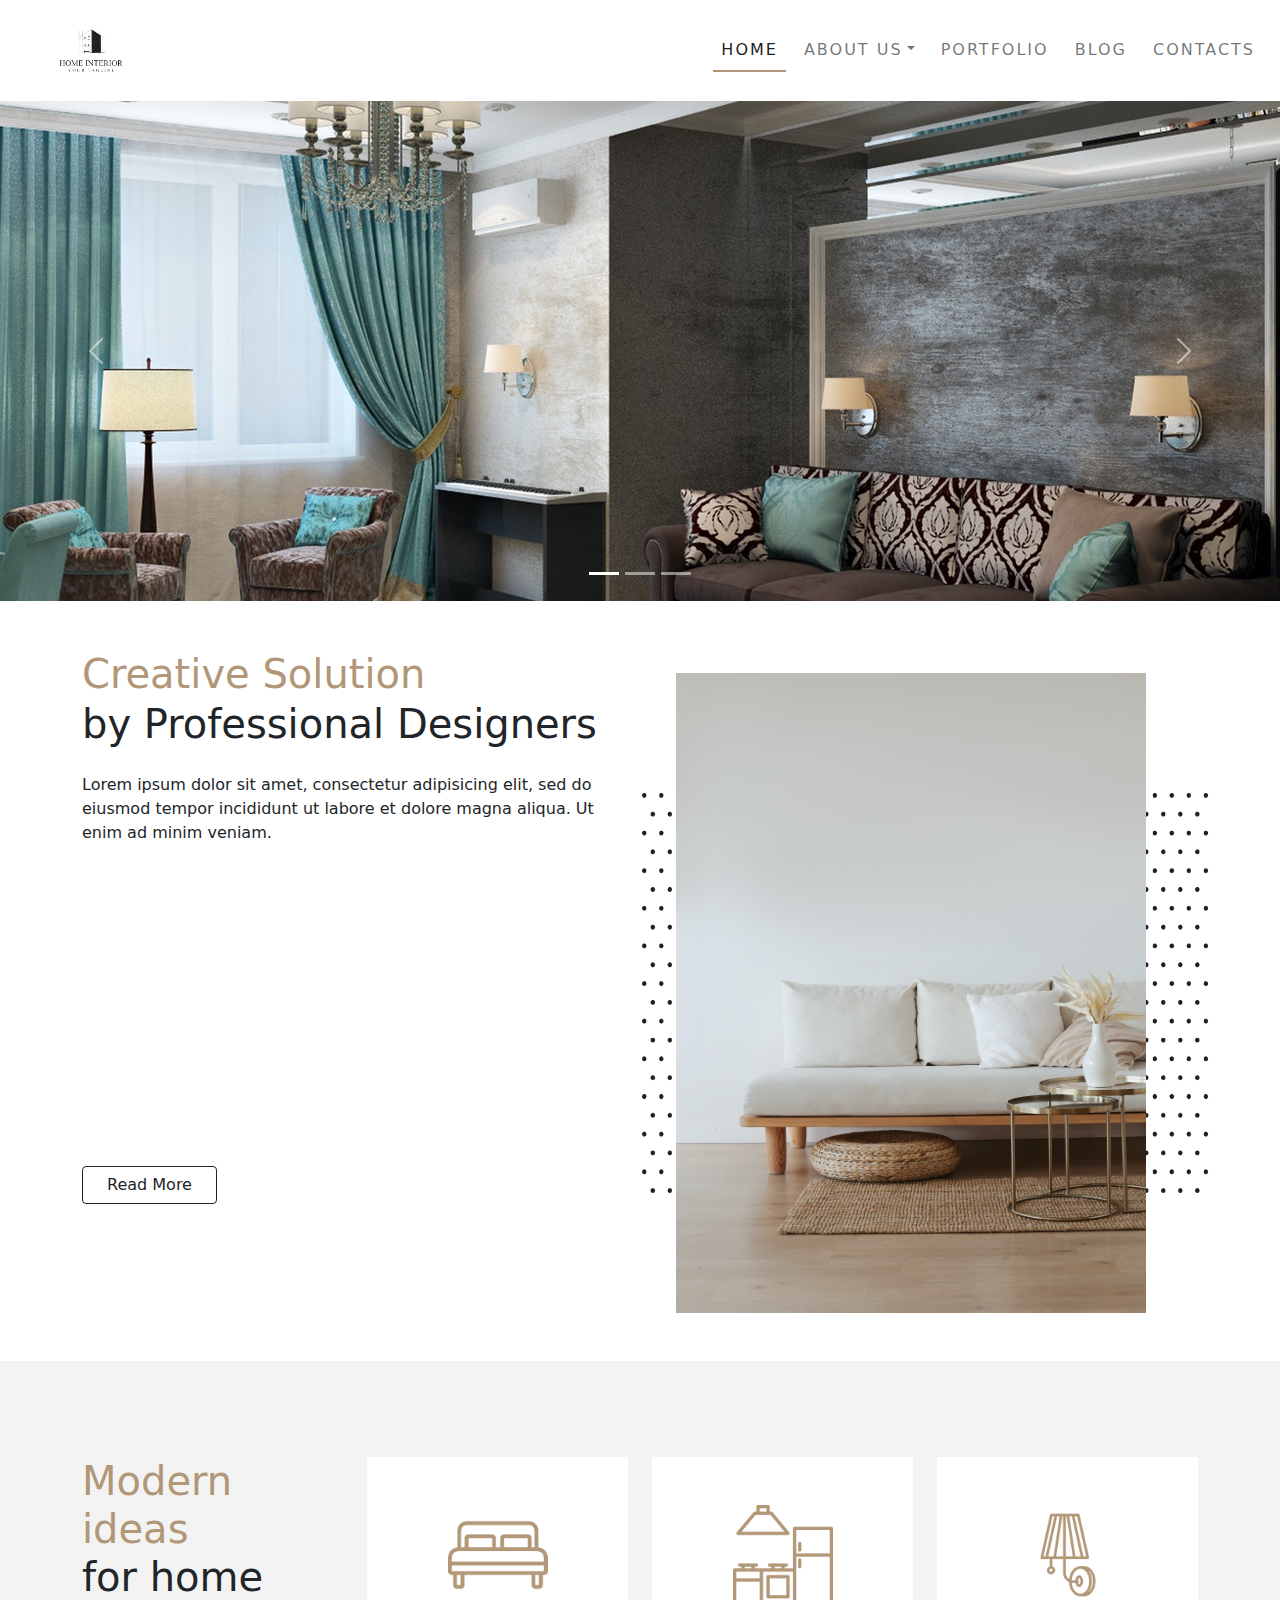
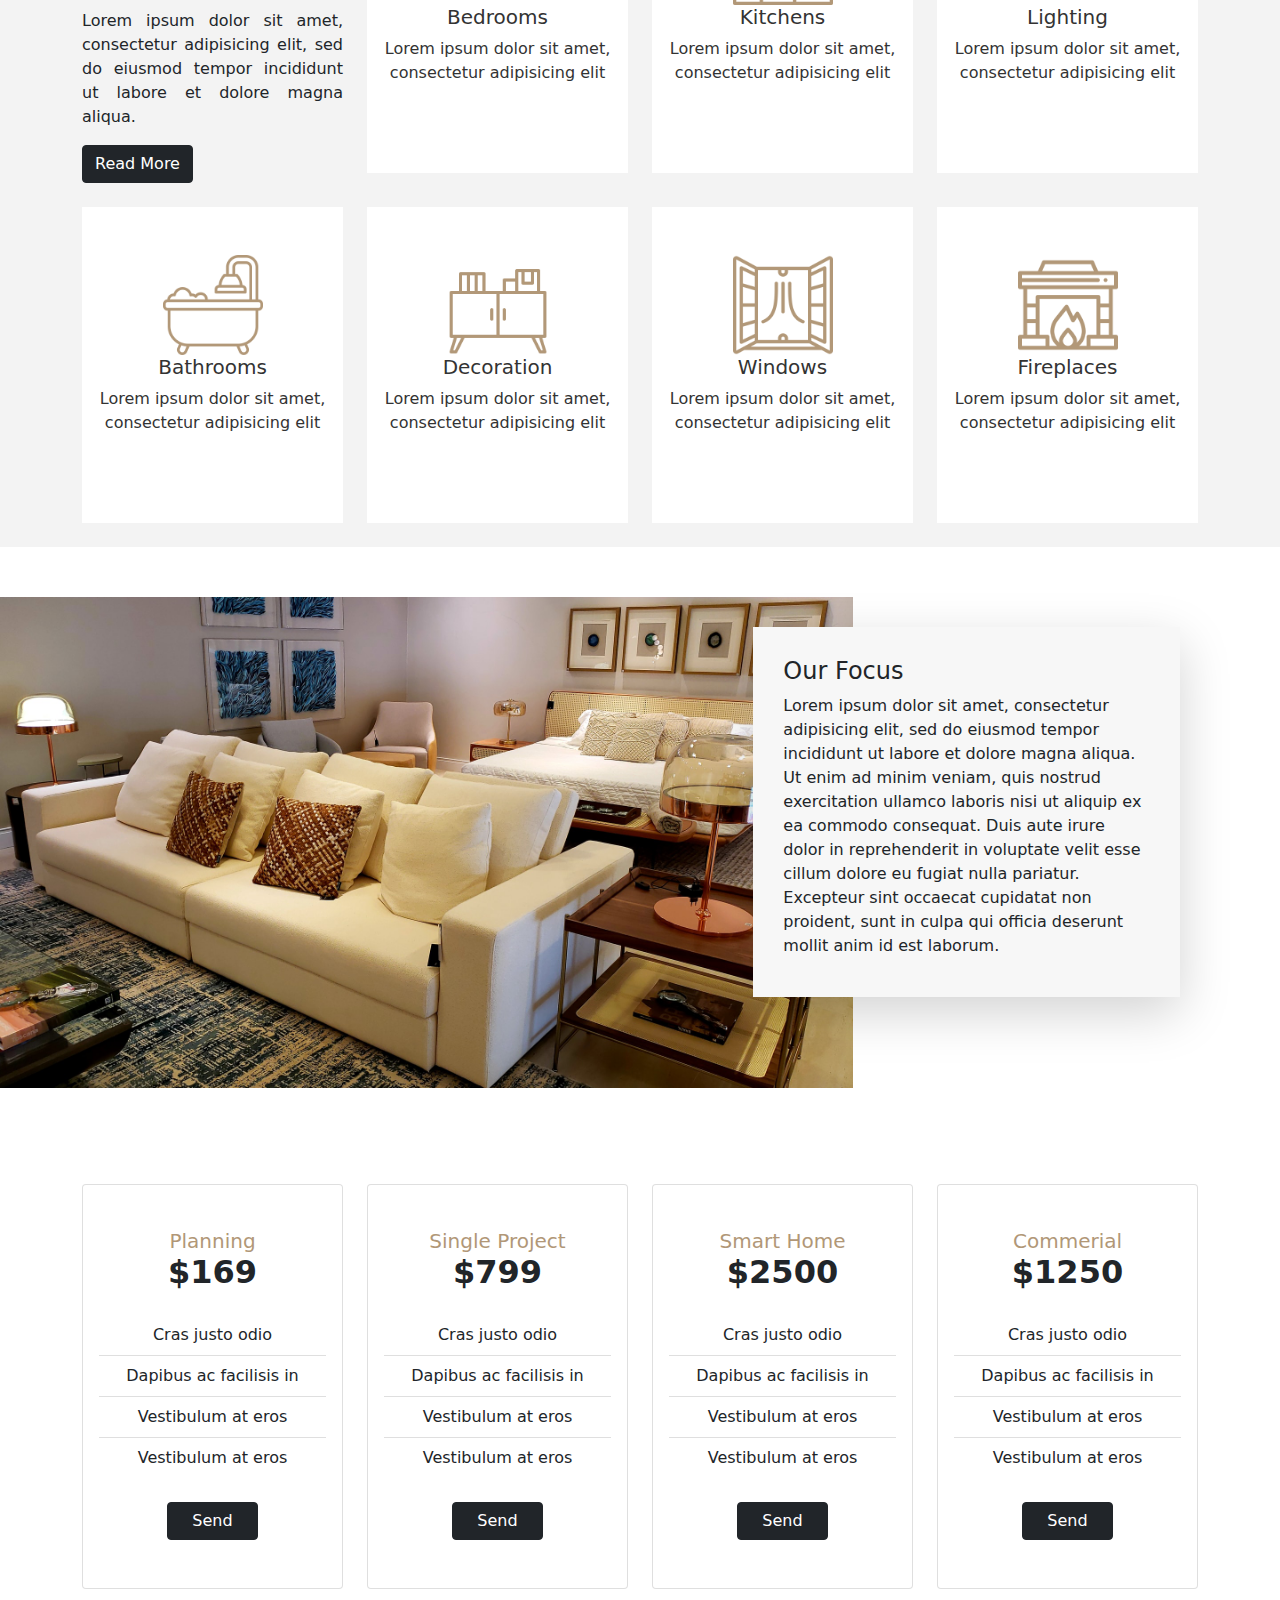
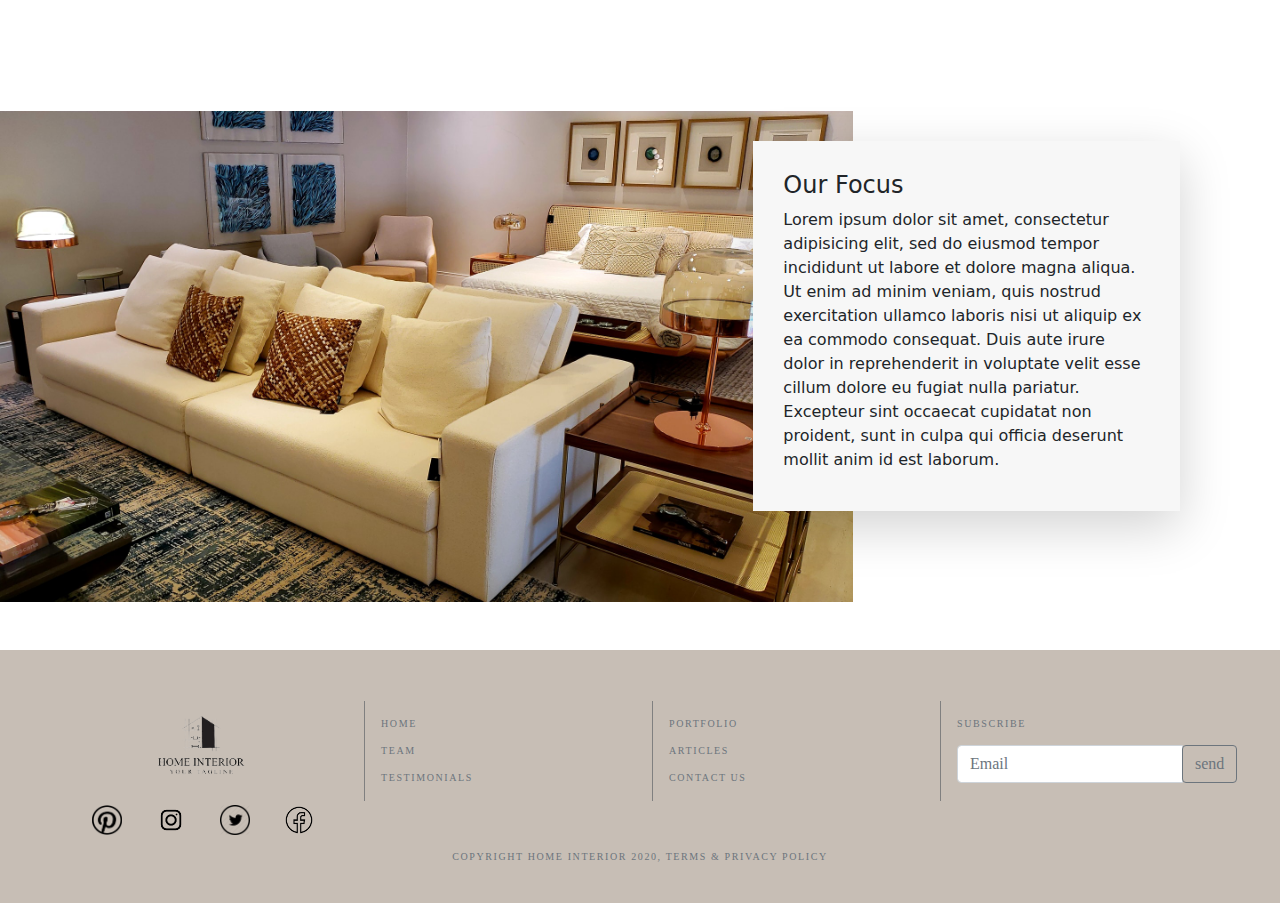
<file: index.html>
<!DOCTYPE html>
<html>
<head>
	<title>Home</title>
	<meta name="viewport" content="width=device-width, initial-scale=1">
	<link rel="stylesheet" type="text/css" href="bootstrap/css/bootstrap.min.css">

	<link rel="stylesheet" type="text/css" href="style.css">

</head>
<body>

	<!-- Navbar -->
	<nav class="navbar navbar-expand-lg navbar-light bg-white">
  		<div class="container-fluid">
  			<a href="#" class="navbar-brand ms-4">
  				<img src="images/company-logo.png" class="logo-size img-fluid">
  			</a>
    		<button class="navbar-toggler custom-toggler" type="button" data-bs-toggle="collapse" data-bs-target="#navbarSupportedContent" aria-controls="navbarSupportedContent" aria-expanded="false" aria-label="Toggle navigation">
     		 	<span class="navbar-toggler-icon"></span>
    		</button>

    		<div class="collapse navbar-collapse" id="navbarSupportedContent">
      			<ul class="navbar-nav ms-auto mb-2 mb-lg-0">
		    		<li class="nav-item">
		    			<a class="nav-link active" href="index.html">Home</a>
		    		</li>
		    		<li class="nav-item dropdown">
					    <a class="nav-link dropdown-toggle" data-bs-toggle="dropdown" href="#" role="button" aria-expanded="false">About Us</a>
					    <ul class="dropdown-menu">
					      <li><a class="dropdown-item" href="about-us/testimonials.html">Testimonials</a></li>
					      <li><a class="dropdown-item" href="about-us/team.html">Our Team</a></li>
					    </ul>
					</li>
        			<li class="nav-item">
          				<a class="nav-link" aria-current="page" href="Portfolio/portfolio.html">Portfolio</a>
        			</li>
        			<li class="nav-item">
          				<a class="nav-link" href="vlog-page/vlog.html">Blog</a>
        			</li>
        			<li class="nav-item">
          				<a class="nav-link" href="contacts.html">Contacts</a>
        			</li>
      			</ul>

    		</div>
  		</div>
	</nav>

	<!-- Banner -->
	<div class="carousel slide" data-bs-ride="carousel" id="Carousel">
		<ol class="carousel-indicators">
		    <li data-bs-target="#Carousel" data-bs-slide-to="0" class="active"></li>
		    <li data-bs-target="#Carousel" data-bs-slide-to="1"></li>
		    <li data-bs-target="#Carousel" data-bs-slide-to="2"></li>
	  	</ol>
		<div class="carousel-inner">
			<div class="carousel-item active">
				<img src="images/final-banner.jpg" class="img-fluid w-100">
			</div>
			<div class="carousel-item">
				<img src="images/banner2a.jpg" class="img-fluid w-100">
			</div>
			<div class="carousel-item">
				<img src="images/so-romantic.jpg" class="img-fluid w-100">
			</div>
			<div class="carousel-item">
				<img src="images/banner-999.jpg" class="img-fluid w-100">
			</div>
		</div>
		<a href="#Carousel" class="carousel-control-prev" data-bs-slide="prev">
			<span class="carousel-control-prev-icon"></span>
		</a>
		<a href="#Carousel" class="carousel-control-next" data-bs-slide="next">
			<span class="carousel-control-next-icon"></span>
		</a>
	</div>

	<!-- Section 1 - Interior Solutions -->
	<div class="container-fluid">
		<div class="container">
		<div class="row my-5">
			<div class="col-md-12 col-lg-6">
				<header class="text-center text-md-start">
					<h1 class="lh-sm fade-in">
						<span class="clr-brown">Creative Solution</span><br>
						by Professional Designers
					</h1>
					<p class="my-4">
						Lorem ipsum dolor sit amet, consectetur adipisicing elit, sed do eiusmod
						tempor incididunt ut labore et dolore magna aliqua. Ut enim ad minim veniam.
					</p>
				</header>
				<div class="row mb-4">
					<div class="col-4">
						<img src="images/solution-6.jpg" class="img-fluid bounce-in st">
					</div>
					<div class="col-4">
						<img src="images/solution-2.jpg" class="img-fluid bounce-in nd">
					</div>
					<div class="col-4">
						<img src="images/solution-3.jpg" class="img-fluid bounce-in rd">
					</div>
				</div>
				<div class="text-center text-md-start">
					<button class="btn btn-outline-dark mt-4 px-4">Read More</button>
				</div>
			</div>
			<div class="col-md-12 col-lg-6 bg-image mt-4">
				<img src="images/solution-5.jpg" class="img-fluid pic ps-4">
			</div>
		</div>
		</div>
	</div>

	<!-- Section 2 - Decortion Category -->
	<div class="container-fluid bg-gray">
		<div class="container pt-5">
			<div class="row my-4">
				<div class="col-12 col-md-12 col-lg-3 mt-4">
					<div>
						<header class="text-center text-lg-start">
							<div class="fade-in">
								<h1>
								<span class="clr-brown">Modern<br>ideas</span> <br>
								for home
							</h1>
							</div>
							<div>
								<p class="txt-justify">
									Lorem ipsum dolor sit amet, consectetur adipisicing elit, sed do eiusmod
									tempor incididunt ut labore et dolore magna aliqua.
								</p>
							</div>
						</header>
						<div class="btn-wrap text-center text-lg-start">
							<button class="btn btn-dark">Read More</button>
						</div>
					</div>
				</div>
				<div class="col-12 col-sm-12 col-md-4 col-lg-3 mt-4">
					<div class="maincontainer w-100">
						<div class="thecard">
							<div class="thefront pt-5">
								<span><img src="images/bed.png" class="icon-size"></span>
								<h5>Bedrooms</h5>
								<p>Lorem ipsum dolor sit amet, consectetur adipisicing elit</p>
							</div>
							<div class="theback pt-5" style="background-image: url(images/bedrooms.jpg); background-size: cover;">
								<span><img src="images/bw-clr.png" class="icon-size clr-brown"></span>
								<h5>Bedrooms</h5>
								<p>Lorem ipsum dolor sit amet, consectetur adipisicing elit</p>
							</div>
						</div>
					</div>
				</div>
				<div class="col-12 col-sm-12 col-md-4 col-lg-3 mt-4">
					<div class="maincontainer w-100">
						<div class="thecard">
							<div class="thefront pt-5">
								<span><img src="images/kitchen.png" class="icon-size"></span>
								<h5>Kitchens</h5>
								<p>Lorem ipsum dolor sit amet, consectetur adipisicing elit</p>
							</div>
							<div class="theback pt-5" style="background-image: url(images/kitchen.jpg); background-size: cover;">
								<span><img src="images/kw-clr.png" class="icon-size clr-brown"></span>
								<h5>Kitchens</h5>
								<p>Lorem ipsum dolor sit amet, consectetur adipisicing elit</p>
							</div>
						</div>
					</div>
				</div>
				<div class="col-12 col-sm-12 col-md-4 col-lg-3 mt-4">
					<div class="maincontainer w-100">
						<div class="thecard">
							<div class="thefront pt-5">
								<span><img src="images/wall-lamp.png" class="icon-size"></span>
								<h5>Lighting</h5>
								<p>Lorem ipsum dolor sit amet, consectetur adipisicing elit</p>
							</div>
							<div class="theback pt-5" style="background-image: url(images/lighting.jpg); background-size: cover;">
								<span><img src="images/wlw-clr.png" class="icon-size clr-brown"></span>
								<h5>Lighting</h5>
								<p>Lorem ipsum dolor sit amet, consectetur adipisicing elit</p>
							</div>
						</div>
					</div>
				</div>
				<div class="col-12 col-md-6 col-lg-3 my-4">
					<div class="maincontainer w-100">
						<div class="thecard">
							<div class="thefront pt-5">
								<span><img src="images/bathtub.png" class="icon-size"></span>
								<h5>Bathrooms</h5>
								<p>Lorem ipsum dolor sit amet, consectetur adipisicing elit</p>
							</div>
							<div class="theback pt-5" style="background-image: url(images/bathrooms.jpg); background-size: cover;">
								<span><img src="images/btw-clr.png" class="icon-size clr-brown"></span>
								<h5>Bathrooms</h5>
								<p>Lorem ipsum dolor sit amet, consectetur adipisicing elit</p>
							</div>
						</div>
					</div>
				</div>
				<div class="col-12 col-md-6 col-lg-3 my-4">
					<div class="maincontainer w-100">
						<div class="thecard">
							<div class="thefront pt-5">
								<span><img src="images/side-table.png" class="icon-size"></span>
								<h5>Decoration</h5>
								<p>Lorem ipsum dolor sit amet, consectetur adipisicing elit</p>
							</div>
							<div class="theback pt-5" style="background-image: url(images/decoration.jpg); background-size: cover;">
								<span><img src="images/stw-clr.png" class="icon-size clr-brown"></span>
								<h5>Decoration</h5>
								<p>Lorem ipsum dolor sit amet, consectetur adipisicing elit</p>
							</div>
						</div>
					</div>
				</div>
				<div class="col-12 col-md-6 col-lg-3 my-4">
					<div class="maincontainer w-100">
						<div class="thecard">
							<div class="thefront pt-5">
								<span><img src="images/window.png" class="icon-size"></span>
								<h5>Windows</h5>
								<p>Lorem ipsum dolor sit amet, consectetur adipisicing elit</p>
							</div>
							<div class="theback pt-5" style="background-image: url(images/window.jpg); background-size: cover;">
								<span><img src="images/ww-clr.png" class="icon-size clr-brown"></span>
								<h5>Windows</h5>
								<p>Lorem ipsum dolor sit amet, consectetur adipisicing elit</p>
							</div>
						</div>
					</div>
				</div>
				<div class="col-12 col-md-6 col-lg-3 my-4">
					<div class="maincontainer w-100">
						<div class="thecard">
							<div class="thefront pt-5">
								<span><img src="images/fireplace.png" class="icon-size"></span>
								<h5>Fireplaces</h5>
								<p>Lorem ipsum dolor sit amet, consectetur adipisicing elit</p>
							</div>
							<div class="theback pt-5" style="background-image: url(images/fireplaces.jpg); background-size: cover;">
								<span><img src="images/fpw-clr.png" class="icon-size clr-brown"></span>
								<h5>Fireplaces</h5>
								<p>Lorem ipsum dolor sit amet, consectetur adipisicing elit</p>
							</div>
						</div>
					</div>
				</div>
			</div>
		</div>
	</div>

	<!--- Section 3 -Our Foucs --->
	<div class="container-fluid somesection">
  		<div class="row">  
			<div class="col-lg-8 col-md-12 w-lg-75 p-0">
				<img src="images/banner2a.jpg" class="img-fluid">
			</div>
			<div class="col-lg-4 shadow-lg overlay-text">
	    		<h4>Our Focus</h4>
	    		<p>Lorem ipsum dolor sit amet, consectetur adipisicing elit, sed do eiusmod
	    		tempor incididunt ut labore et dolore magna aliqua. Ut enim ad minim veniam,
	    		quis nostrud exercitation ullamco laboris nisi ut aliquip ex ea commodo
	    		consequat. Duis aute irure dolor in reprehenderit in voluptate velit esse
	    		cillum dolore eu fugiat nulla pariatur. Excepteur sint occaecat cupidatat non
	    		proident, sunt in culpa qui officia deserunt mollit anim id est laborum.</p>
    		</div>
    	</div>
    </div>	
    
    

    <!-- Section 4 - Pricing Plans -->
<div class="container-fluid card-bg my-5">
	<div class="container">
		<div class="row py-5">
			<div class="col-12 col-md-6 col-lg-3 mb-4">
				<div class="card text-center w-auto">
						<div class="card-body py-5">
							<div class="mb-4">
								<h5 class="card-subtitle clr-brown">Planning</h5>
								<h2 class="card-title fw-bolder">$169</h2>
							</div>
							<ul class="list-group list-group-flush mb-4">
							    <li class="list-group-item">Cras justo odio</li>
							    <li class="list-group-item">Dapibus ac facilisis in</li>
							    <li class="list-group-item">Vestibulum at eros</li>
							    <li class="list-group-item">Vestibulum at eros</li>
						    </ul>
					    	<button type="button" class="btn btn-dark px-4">Send</button>
						</div>
					</div>
			</div>
			<div class="col-12 col-md-6 col-lg-3 mb-4">
				<div class="card text-center w-auto">
					<div class="card-body py-5">
						<div class="mb-4">
							<h5 class="card-subtitle clr-brown">Single Project</h5>
							<h2 class="card-title fw-bolder">$799</h2>
						</div>
						<ul class="list-group list-group-flush mb-4">
						    <li class="list-group-item">Cras justo odio</li>
						    <li class="list-group-item">Dapibus ac facilisis in</li>
						    <li class="list-group-item">Vestibulum at eros</li>
						    <li class="list-group-item">Vestibulum at eros</li>
					    </ul>
				    	<button type="button" class="btn btn-dark px-4">Send</button>
					</div>
				</div>
			</div>
			<div class="col-12 col-md-6 col-lg-3 mb-4">
				<div class="card text-center w-auto">
					<div class="card-body py-5">
						<div class="mb-4">
							<h5 class="card-subtitle clr-brown">Smart Home</h5>
							<h2 class="card-title fw-bolder">$2500</h2>
						</div>
						<ul class="list-group list-group-flush mb-4">
						    <li class="list-group-item">Cras justo odio</li>
						    <li class="list-group-item">Dapibus ac facilisis in</li>
						    <li class="list-group-item">Vestibulum at eros</li>
						    <li class="list-group-item">Vestibulum at eros</li>
					    </ul>
				    	<button type="button" class="btn btn-dark px-4">Send</button>
					</div>
				</div>
			</div>
			<div class="col-12 col-md-6 col-lg-3 mb-4">
				<div class="card text-center w-auto">
					<div class="card-body py-5">
						<div class="mb-4">
							<h5 class="card-subtitle clr-brown">Commerial</h5>
							<h2 class="card-title fw-bolder">$1250</h2>
						</div>
						<ul class="list-group list-group-flush mb-4">
						    <li class="list-group-item">Cras justo odio</li>
						    <li class="list-group-item">Dapibus ac facilisis in</li>
						    <li class="list-group-item">Vestibulum at eros</li>
						    <li class="list-group-item">Vestibulum at eros</li>
					    </ul>
				    	<button type="button" class="btn btn-dark px-4">Send</button>
					</div>
				</div>
			</div>
		</div>
	</div>
</div>

<div class="container-fluid somesection">
  		<div class="row">  
			<div class="col-lg-8 col-md-12 w-lg-75 p-0">
				<img src="images/banner2a.jpg" class="img-fluid">
			</div>
			<div class="col-lg-4 shadow-lg overlay-text">
	    		<h4>Our Focus</h4>
	    		<p>Lorem ipsum dolor sit amet, consectetur adipisicing elit, sed do eiusmod
	    		tempor incididunt ut labore et dolore magna aliqua. Ut enim ad minim veniam,
	    		quis nostrud exercitation ullamco laboris nisi ut aliquip ex ea commodo
	    		consequat. Duis aute irure dolor in reprehenderit in voluptate velit esse
	    		cillum dolore eu fugiat nulla pariatur. Excepteur sint occaecat cupidatat non
	    		proident, sunt in culpa qui officia deserunt mollit anim id est laborum.</p>
    		</div>
    	</div>
    </div>

	
    

    

	<!-- footer -->
<footer class="container-fluid mt-5 foot" style="margin-top: 0;">
		<div class="row text-left mx-5 px-3">

			<div class="col-3 d-lg-block d-none">
				<div class="img-icon">
				<img src="images/logo1.png" id="brandimg" class="mr-md-5">
				<div class="row px-3">
					<div class="col-3">
						<img src="images/pin-icon.png"class="foot-icon">
					</div>
					<div class="col-3">
						<img src="images/ig-icon.png"class="foot-icon">
					</div>
					<div class="col-3">
						<img src="images/twi-icon.png"class="foot-icon">
					</div>
					<div class="col-3">
						<img src="images/fb-icon.png"class="foot-icon">
					</div>
				</div>
				</div>
			</div>

			<div class="col-3 my-3 d-lg-block d-none">
				<div class="navbar vl">
					<ul class="navbar-nav px-3">
						<li class="nav-item"><a href="" class="nav-link text-secondary" >Home</a></li>
						<li class="nav-item "><a href="" class="nav-link text-secondary">Team</a></li>
						<li class="nav-item "><a href="" class="nav-link text-secondary">Testimonials</a></li>
					</ul>
				</div>
			</div>	

			<div class="col-3 my-3 d-lg-block d-none">
				<div class="navbar vl">
					<ul class="navbar-nav px-3">
						<li class="nav-item"><a href="" class="nav-link text-secondary" >portfolio</a></li>
						<li class="nav-item "><a href="" class="nav-link text-secondary">articles</a></li>
						<li class="nav-item "><a href="" class="nav-link text-secondary">contact us</a></li>
					</ul>
				</div>
			</div>	

			<div class="col-3 my-3 d-lg-block d-none">
				<div class="navbar vl">
					<ul class="navbar-nav px-3">
						<li class="nav-item"><a href="" class="nav-link text-secondary" >subscribe</a></li>
						<li class="nav-item">
							<div class="input-group my-2 mr-3">
								 <input type="text" class="form-control" placeholder="Email" aria-label="Recipient's username" aria-describedby="basic-addon2">
								 <div class="input-group-append">
								 	<button class="btn btn-outline-secondary" type="button">send</button>
								 </div>
							</div>
						</li>
					</ul>
				</div>

			</div>
			<div class="container ">
				<div class="d-md d-lg-none">
					<p class="text-secondary text-center">Subscribe</p>
					<br>
					<br>
					<div class="input-group mb-2 mr-3">
						 <input type="text" class="form-control" placeholder="Email" aria-label="Recipient's username" aria-describedby="basic-addon2">
						 <div class="input-group-append">
						 	<button class="btn btn-outline-secondary" type="button">send</button>
						 </div>
					</div>
				</div>
			</div>
			<div class="my-3 text-center text-secondary">copyright home interior 2020, terms & privacy policy</div>	
		</div>
</footer>
<script type="text/javascript" src="bootstrap/js/bootstrap.bundle.min.js"></script>
</body>

</html>
</file>
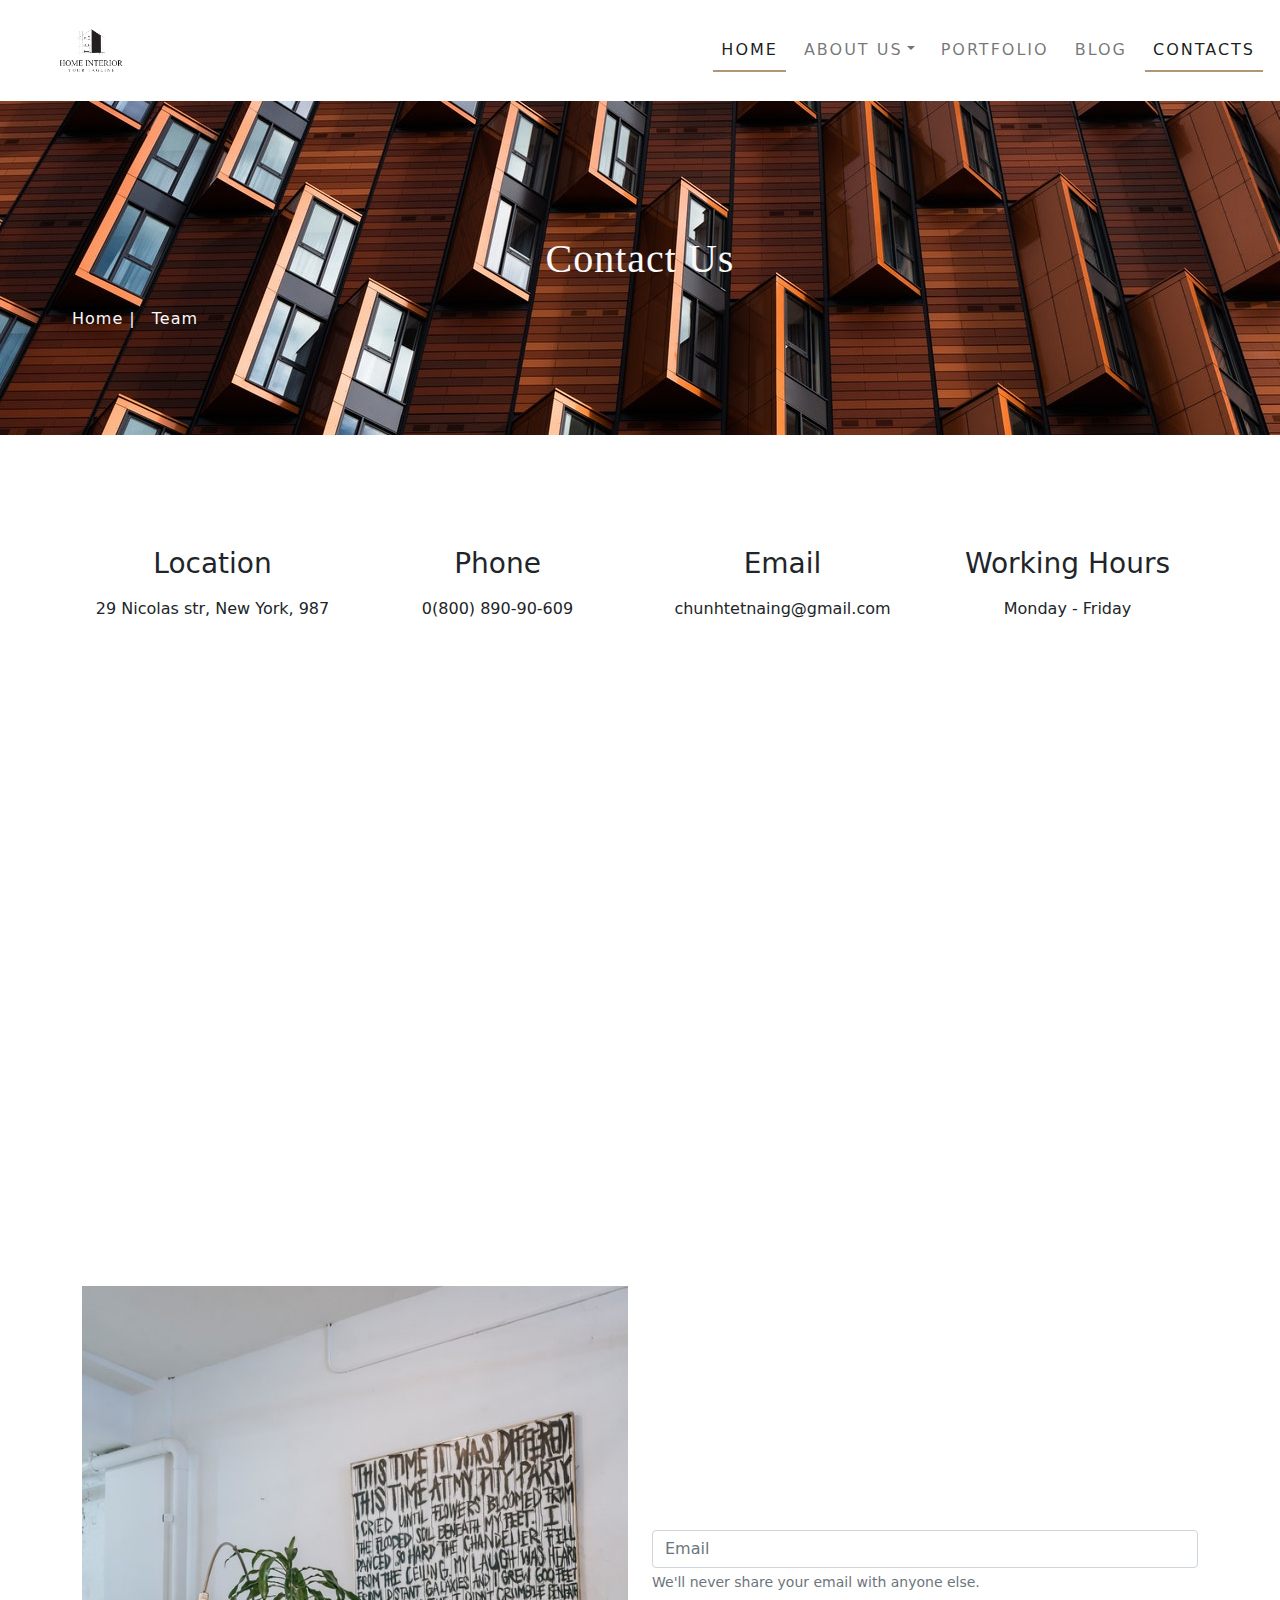
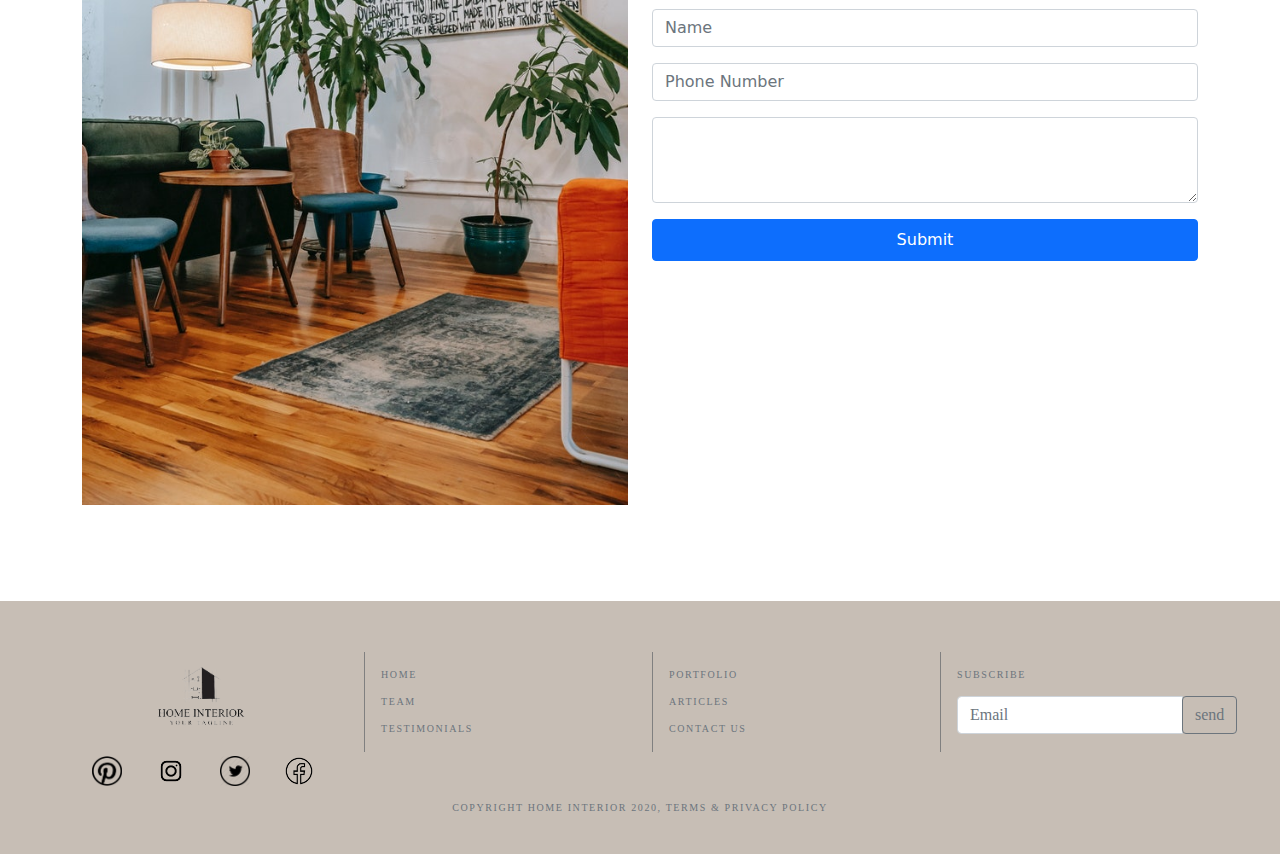
<file: contacts.html>
<!DOCTYPE html>
<html>
<head>
	<title>Contacts</title>
	<link rel="stylesheet" type="text/css" href="bootstrap/css/bootstrap.min.css">
	<link rel="stylesheet" type="text/css" href="style.css">
	<link rel="stylesheet" href="https://pro.fontawesome.com/releases/v5.10.0/css/all.css"
	 integrity="sha384-AYmEC3Yw5cVb3ZcuHtOA93w35dYTsvhLPVnYs9eStHfGJvOvKxVfELGroGkvsg+p" 
	 crossorigin="anonymous"/>
	<style type="text/css">
		.team-banner{
		  background-image: url(about-us/scn-img/team-bg.jpg);
		  background-attachment: fixed;
		  background-position: center;
		}
		#box{
			position: relative;
		  width: 100%;
		  height: 334px;
		}
		.head-txt{
			position: absolute;
			left: 5%;
			right: 5%;
			top: 40%;
			letter-spacing: 1px;
		}
		.i-color{
			color: #B19777;
		}
	</style>
</head>
<body>
	<!-- Navbar -->
	<nav class="navbar navbar-expand-lg navbar-light bg-white">
  		<div class="container-fluid">
  			<a href="#" class="navbar-brand ms-4">
  				<img src="images/company-logo.png" class="logo-size img-fluid">
  			</a>
    		<button class="navbar-toggler custom-toggler" type="button" data-bs-toggle="collapse" data-bs-target="#navbarSupportedContent" aria-controls="navbarSupportedContent" aria-expanded="false" aria-label="Toggle navigation">
     		 	<span class="navbar-toggler-icon"></span>
    		</button>

    		<div class="collapse navbar-collapse" id="navbarSupportedContent">
      			<ul class="navbar-nav ms-auto mb-2 mb-lg-0">
		    		<li class="nav-item">
		    			<a class="nav-link active" href="index.html">Home</a>
		    		</li>
		    		<li class="nav-item dropdown">
					    <a class="nav-link dropdown-toggle" data-bs-toggle="dropdown" href="#" role="button" aria-expanded="false">About Us</a>
					    <ul class="dropdown-menu">
					      <li><a class="dropdown-item" href="about-us/testimonials.html">Testimonials</a></li>
					      <li><a class="dropdown-item" href="about-us/team.html">Our Team</a></li>
					    </ul>
					</li>
        			<li class="nav-item">
          				<a class="nav-link" aria-current="page" href="Portfolio/portfolio.html">Portfolio</a>
        			</li>
        			<li class="nav-item">
          				<a class="nav-link" href="vlog-page/vlog.html">Blog</a>
        			</li>
        			<li class="nav-item">
          				<a class="nav-link active" href="contacts.html">Contacts</a>
        			</li>
      			</ul>

    		</div>
  		</div>
	</nav>

	<!-- Banner -->
	<div class="text-center text-light team-banner" id="box">
	<!-- <img src="scn-img/home3.jpg" class="img-fluid w-100 shadow">  -->

	<div class="head-txt">
		<h1 style="font-family: font2">Contact Us</h1>
		<div class="navbar navbar-expand">
			<ul class="navbar-nav">
				<li class="nav-item"><a href="" class="nav-link text-light" >Home |</a></li>

				<li class="nav-item "><a href="" class="nav-link text-light pl-1">Team</a></li>
			</ul>
		</div>

	</div>
</div>

	<!-- Address Table -->
	<div class="container my-5 py-5">
		<div class="row text-center">
			<div class="col px-4">
				<div class="">
					<p class="mb-3"><i class="fas fa-map-marker-alt fa-2x i-color"></i></p>
					<h3 class="mb-3">Location</h3> 
					<p>29 Nicolas str, New York, 987</p>
				</div>
			</div>
			<div class="col px-4">
				<p class="mb-3"><i class="fas fa-phone-volume fa-2x i-color"></i></p>
				<h3 class="mb-3">Phone</h3> 
				<p>0(800) 890-90-609</p>
			</div>
			<div class="col px-4">
				<p class="mb-3"><i class="fas fa-envelope-open-text fa-2x i-color"></i></p>
				<h3 class="mb-3">Email</h3> 
				<p>chunhtetnaing@gmail.com</p>
			</div>
			<div class="col px-4">
				<p class="mb-3"><i class="fas fa-business-time fa-2x i-color"></i></p>
				<h3 class="mb-3">Working Hours</h3> 
				<p>Monday - Friday</p>
			</div>
		</div>
	</div>

	<!-- Google Map -->
	<section>
		<iframe src="https://www.google.com/maps/embed?pb=!1m18!1m12!1m3!1d3818.6059881264587!2d96.123166614019!3d16.845891722631716!2m3!1f0!2f0!3f0!3m2!1i1024!2i768!4f13.1!3m3!1m2!1s0x30c1953fc49fb755%3A0x45b19605a43c3143!2sMyanmar%20IT%20Consulting!5e0!3m2!1sen!2smm!4v1610272816930!5m2!1sen!2smm" width="100%" height="450" frameborder="0" style="border:0;" allowfullscreen="" aria-hidden="false" tabindex="0"></iframe>
	</section>

	<!-- Contact Form -->
	<div class="container mt-5">
		<div class="row">
			<div class="col-12 col-lg-6 d-none d-lg-block">
				<img src="images/home-decor-1.jpg" class="my-5 img-fluid img-cize">
			</div>
			<div class="col-12 col-lg-6 align-self-center">
				<form>
					<div class="mb-3">
					  	<input type="email" class="form-control" id="exampleInputEmail1" aria-describedby="emailHelp" placeholder="Email">
					  	<div id="emailHelp" class="form-text">
					  We'll never share your email with anyone else.
						</div>
					</div>
					<div class="mb-3">
					    <input type="text" class="form-control" placeholder="Name">
					</div>
					<div class="mb-3">
					    <input type="number" class="form-control" placeholder="Phone Number">
					</div>
					<div class="mb-3">
						<textarea class="form-control" rows="3"></textarea>
					</div>
					<div class="d-grid">
						<button type="submit" class="btn btn-primary py-2">Submit</button>
					</div>

					
				</form>
			</div>
		</div>
	</div>									







<script type="text/javascript" src="bootstrap/js/bootstrap.bundle.min.js"></script>

<!-- footer -->
<footer class="container-fluid mt-5 foot">
	<div class="row text-left mx-5 px-3">

		<div class="col-3 d-lg-block d-none">
			<div class="img-icon">
			<img src="images/logo1.png" id="brandimg" class="mr-md-5">
			<div class="row px-3">
				<div class="col-3">
					<img src="images/pin-icon.png"class="foot-icon">
				</div>
				<div class="col-3">
					<img src="images/ig-icon.png"class="foot-icon">
				</div>
				<div class="col-3">
					<img src="images/twi-icon.png"class="foot-icon">
				</div>
				<div class="col-3">
					<img src="images/fb-icon.png"class="foot-icon">
				</div>
			</div>
			</div>
		</div>

		<div class="col-3 my-3 d-lg-block d-none">
			<div class="navbar vl">
				<ul class="navbar-nav px-3">
					<li class="nav-item"><a href="" class="nav-link text-secondary" >Home</a></li>
					<li class="nav-item "><a href="" class="nav-link text-secondary">Team</a></li>
					<li class="nav-item "><a href="" class="nav-link text-secondary">Testimonials</a></li>
				</ul>
			</div>
		</div>	

		<div class="col-3 my-3 d-lg-block d-none">
			<div class="navbar vl">
				<ul class="navbar-nav px-3">
					<li class="nav-item"><a href="" class="nav-link text-secondary" >portfolio</a></li>
					<li class="nav-item "><a href="" class="nav-link text-secondary">articles</a></li>
					<li class="nav-item "><a href="" class="nav-link text-secondary">contact us</a></li>
				</ul>
			</div>
		</div>	

		<div class="col-3 my-3 d-lg-block d-none">
			<div class="navbar vl">
				<ul class="navbar-nav px-3">
					<li class="nav-item"><a href="" class="nav-link text-secondary" >subscribe</a></li>
					<li class="nav-item">
						<div class="input-group my-2 mr-3">
							 <input type="text" class="form-control" placeholder="Email" aria-label="Recipient's username" aria-describedby="basic-addon2">
							 <div class="input-group-append">
							 	<button class="btn btn-outline-secondary" type="button">send</button>
							 </div>
						</div>
					</li>
				</ul>
			</div>

		</div>
		<div class="container ">
			<div class="d-md d-lg-none">
				<p class="text-secondary text-center">Subscribe</p>
				<br>
				<br>
				<div class="input-group mb-2 mr-3">
					 <input type="text" class="form-control" placeholder="Email" aria-label="Recipient's username" aria-describedby="basic-addon2">
					 <div class="input-group-append">
					 	<button class="btn btn-outline-secondary" type="button">send</button>
					 </div>
				</div>
			</div>
		</div>
		<div class="my-3 text-center text-secondary">copyright home interior 2020, terms & privacy policy</div>	
	</div>
	
</footer>
</body>
</html>
</file>
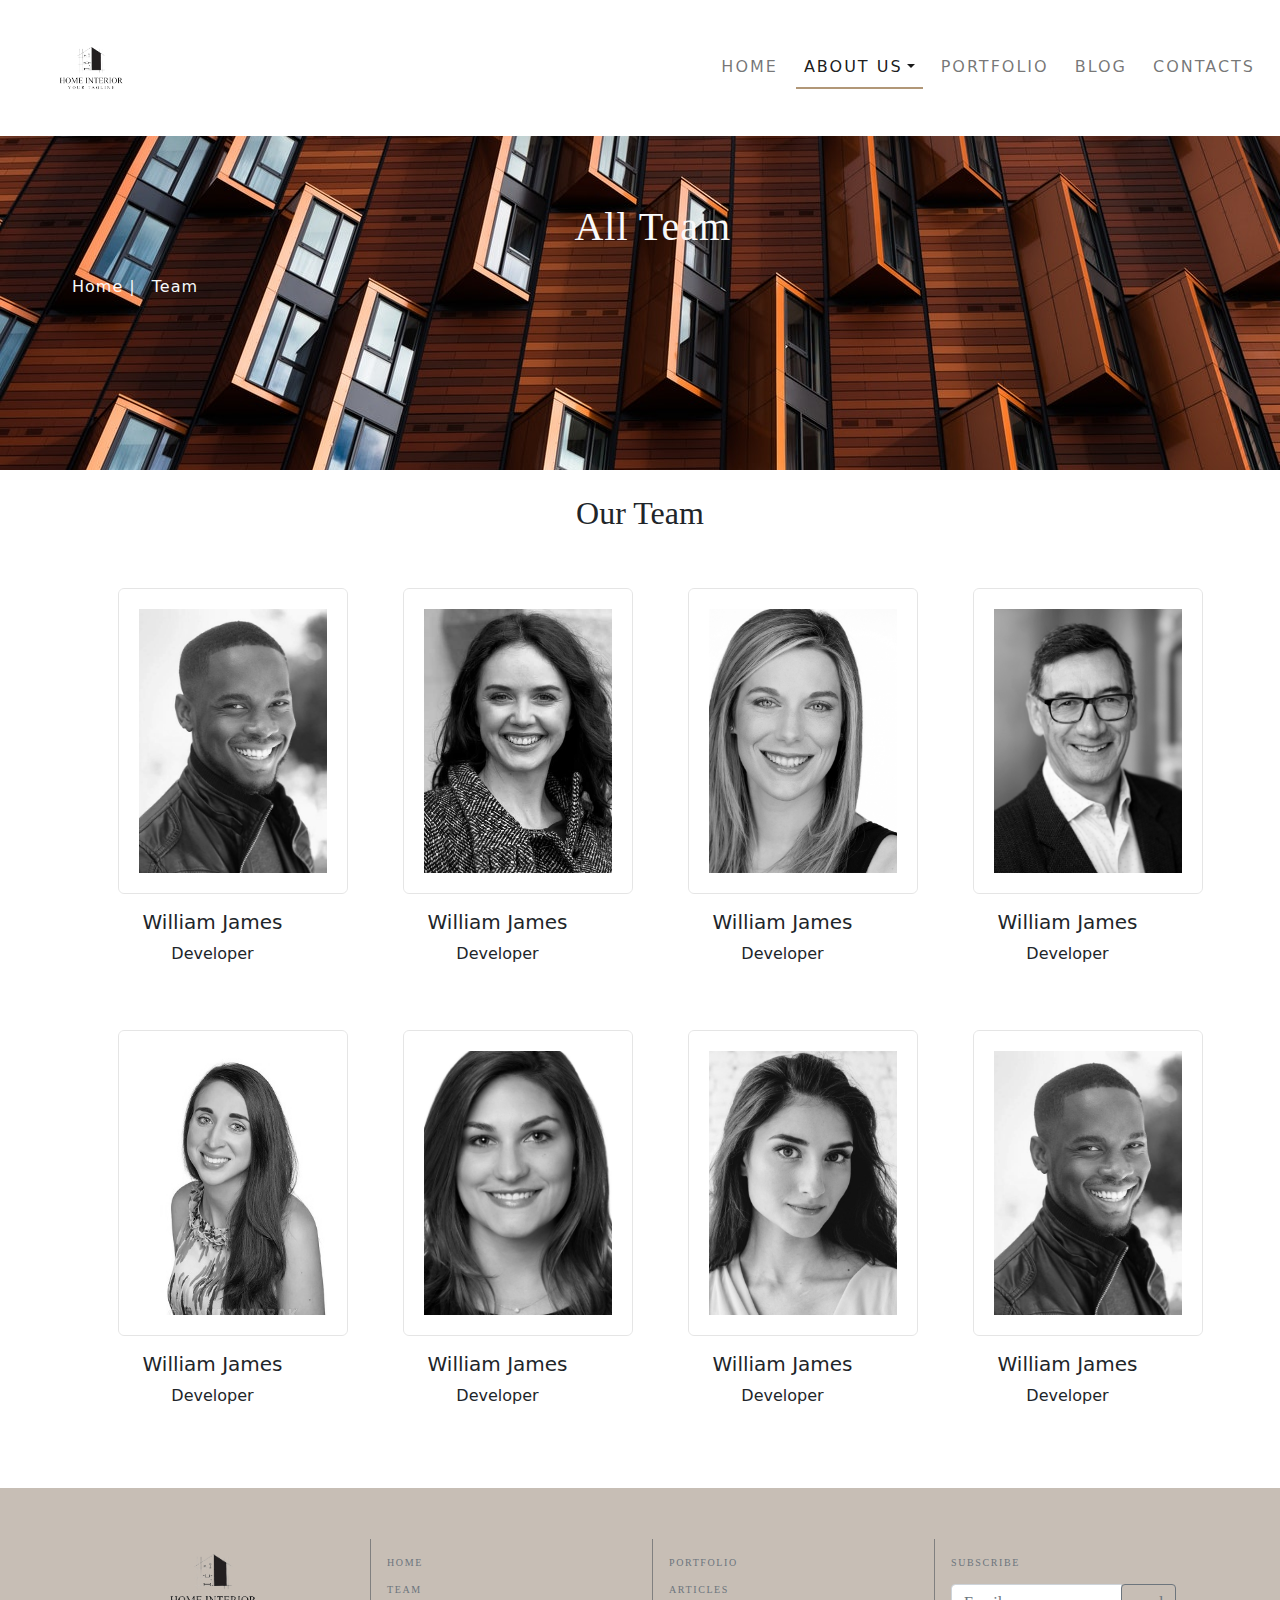
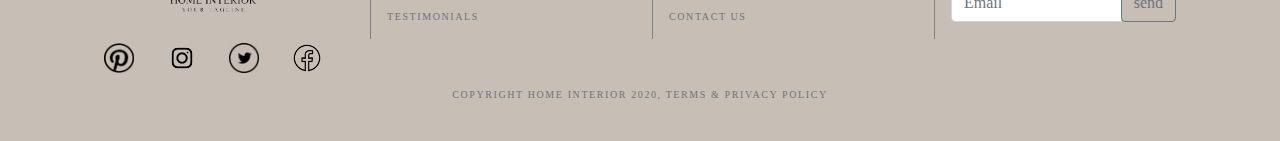
<file: about-us/team.html>
<!DOCTYPE html>
<html>
<head>
	<title>Team</title>
	<link rel="stylesheet" type="text/css" href="style-about.css">
	<link rel="stylesheet" type="text/css" href="../style.css">
	
	<link rel="stylesheet" type="text/css" href="../bootstrap/css/bootstrap.min.css">
</head>
<body>

<!-- Navbar -->
<nav class="navbar navbar-expand-lg navbar-light bg-white">
	<div class="container-fluid">
		<a href="#" class="navbar-brand ms-4">
			<img src="../images/company-logo.png" class="logo-size img-fluid">
		</a>
	<button class="navbar-toggler custom-toggler" type="button" data-bs-toggle="collapse" data-bs-target="#navbarSupportedContent" aria-controls="navbarSupportedContent" aria-expanded="false" aria-label="Toggle navigation">
		 	<span class="navbar-toggler-icon"></span>
	</button>

		<div class="collapse navbar-collapse" id="navbarSupportedContent">
				<ul class="navbar-nav ms-auto mb-2 mb-lg-0">
	    		<li class="nav-item">
	    			<a class="nav-link" href="../index.html">Home</a>
	    		</li>
	    		<li class="nav-item dropdown" id="abus">
				    <a class="nav-link dropdown-toggle active" data-bs-toggle="dropdown" href="#" role="button" aria-expanded="false">About Us</a>
				    <ul class="dropdown-menu">
				      <li><a class="dropdown-item" href="testimonials.html">Testimonials</a></li>
				      <li><a class="dropdown-item" href="team.html">Our Team</a></li>
				    </ul>
				</li>
				<li class="nav-item">
	  				<a class="nav-link" aria-current="page" href="../Portfolio/portfolio.html">Portfolio</a>
				</li>
				<li class="nav-item">
	  				<a class="nav-link" href="../vlog-page/vlog.html">Blog</a>
				</li>
				<li class="nav-item">
	  				<a class="nav-link" href="../contacts.html">Contacts</a>
				</li>
				</ul>

		</div>
	</div>
</nav>

<!-- Banner -->
<div class="text-center text-light team-banner" id="box">
	<!-- <img src="scn-img/home3.jpg" class="img-fluid w-100 shadow">  -->

	<div class="head-txt">
		<h1 style="font-family: font2">All Team</h1>
		<div class="navbar navbar-expand">
			<ul class="navbar-nav">
				<li class="nav-item"><a href="../index.html" class="nav-link text-light" >Home |</a></li>

				<li class="nav-item "><a href="team.html" class="nav-link text-light pl-1">Team</a></li>
			</ul>
		</div>

	</div>
</div>

<!-- --------------------------------------------------------------------- -->

<div class="container px-5 my-4">
	<h2 class="text-center my-4 " id="font2">Our Team </h2>
</div>
<div class="container">
	<div class="row text-center">

		<div class="col-lg-3 my-3 px-5">
			<img src="scn-img/1.jpg" class="my-3 team-img"  alt="filter applied">
			<h5>William James</h5>
			<p>Developer</p>
		</div>

		<div class="col-lg-3 my-3 px-5 ">
			<img src="scn-img/8.jpg" class="my-3 team-img">
			<h5>William James</h5>
			<p>Developer</p>
		</div>	

		<div class="col-lg-3 my-3 px-5">
			<img src="scn-img/3.jpg" class="my-3 team-img">
			<h5>William James</h5>
			<p>Developer</p>
		</div>	

		<div class="col-lg-3 my-3 px-5">
			<img src="scn-img/9.jpg" class="my-3 team-img" >
			<h5>William James</h5>
			<p>Developer</p>
		</div>	

		<div class="col-lg-3 my-3 px-5">
			<img src="scn-img/6.jpg" class="my-3 team-img">
			<h5>William James</h5>
			<p>Developer</p>
		</div>	

		<div class="col-lg-3 my-3 px-5 ">
			<img src="scn-img/5.jpg" class="my-3 team-img">
			<h5>William James</h5>
			<p>Developer</p>
		</div>	

		<div class="col-lg-3 my-3 px-5 ">
			<img src="scn-img/7.jpg" class="my-3 team-img"  alt="filter applied">
			<h5>William James</h5>
			<p>Developer</p>
		</div>	

		<div class="col-lg-3 my-3 px-5 ">
			<img src="scn-img/1.jpg" class="my-3 team-img">
			<h5>William James</h5>
			<p>Developer</p>
		</div>	
	</div>
</div>

<!-- ----------------------------------------------------------------- -->

<!-- <div>
	<div class="text-center text-light" id="box">
		<img src="scn-img/home.jpg" class="img-fluid w-100 shadow" > 

		<div class="head-txt mb-5">
			<h3 style="color: #DEB887;" id="font2">Subscribe for Members</h3>
			<h3 id="subscribe">to Receive Latest News and Special Offers</h3>
		</div>

		<div class="row mx-5" id="sub">
			<div class="form-group col-12 my-2">	
				<input type="text" name="" class="form-control py-2" placeholder="Email">
			</div>
			<div class="form-group col-12">	
				<input type="submit" name="" class="form-control btn btn-secondary" value="Subscribe">
			</div>
		</div> 
		
	</div>
</div>
</body> -->

<!-- ------------------------------------footer------------------------------------------------- -->

<footer class="container-fluid mt-5 foot">
	<div class="row text-left mx-5 px-3">

		<div class="col-3 d-lg-block d-none">
			<div class="img-icon">
			<img src="../images/logo1.png" id="brandimg" class="mr-md-5">
			<div class="row px-3">
				<div class="col-3">
					<img src="../images/pin-icon.png"class="foot-icon">
				</div>
				<div class="col-3">
					<img src="../images/ig-icon.png"class="foot-icon">
				</div>
				<div class="col-3">
					<img src="../images/twi-icon.png"class="foot-icon">
				</div>
				<div class="col-3">
					<img src="../images/fb-icon.png"class="foot-icon">
				</div>
			</div>
			</div>
		</div>

		<div class="col-3 my-3 d-lg-block d-none">
			<div class="navbar vl">
				<ul class="navbar-nav px-3">
					<li class="nav-item"><a href="" class="nav-link text-secondary" >Home</a></li>
					<li class="nav-item "><a href="" class="nav-link text-secondary">Team</a></li>
					<li class="nav-item "><a href="" class="nav-link text-secondary">Testimonials</a></li>
				</ul>
			</div>
		</div>	

		<div class="col-3 my-3 d-lg-block d-none">
			<div class="navbar vl">
				<ul class="navbar-nav px-3">
					<li class="nav-item"><a href="" class="nav-link text-secondary" >portfolio</a></li>
					<li class="nav-item "><a href="" class="nav-link text-secondary">articles</a></li>
					<li class="nav-item "><a href="" class="nav-link text-secondary">contact us</a></li>
				</ul>
			</div>
		</div>	

		<div class="col-3 my-3 d-lg-block d-none">
			<div class="navbar vl">
				<ul class="navbar-nav px-3">
					<li class="nav-item"><a href="" class="nav-link text-secondary" >subscribe</a></li>
					<li class="nav-item">
						<div class="input-group my-2 mr-3">
							 <input type="text" class="form-control" placeholder="Email" aria-label="Recipient's username" aria-describedby="basic-addon2">
							 <div class="input-group-append">
							 	<button class="btn btn-outline-secondary" type="button">send</button>
							 </div>
						</div>
					</li>
				</ul>
			</div>

		</div>
		<div class="container ">
			<div class="d-md d-lg-none">
				<p class="text-secondary text-center">Subscribe</p>
				<br>
				<br>
				<div class="input-group mb-2 mr-3">
					 <input type="text" class="form-control" placeholder="Email" aria-label="Recipient's username" aria-describedby="basic-addon2">
					 <div class="input-group-append">
					 	<button class="btn btn-outline-secondary" type="button">send</button>
					 </div>
				</div>
			</div>
		</div>
		<div class="my-3 text-center text-secondary">copyright home interior 2020, terms & privacy policy</div>	
	</div>
	
</footer>

</html>
</file>
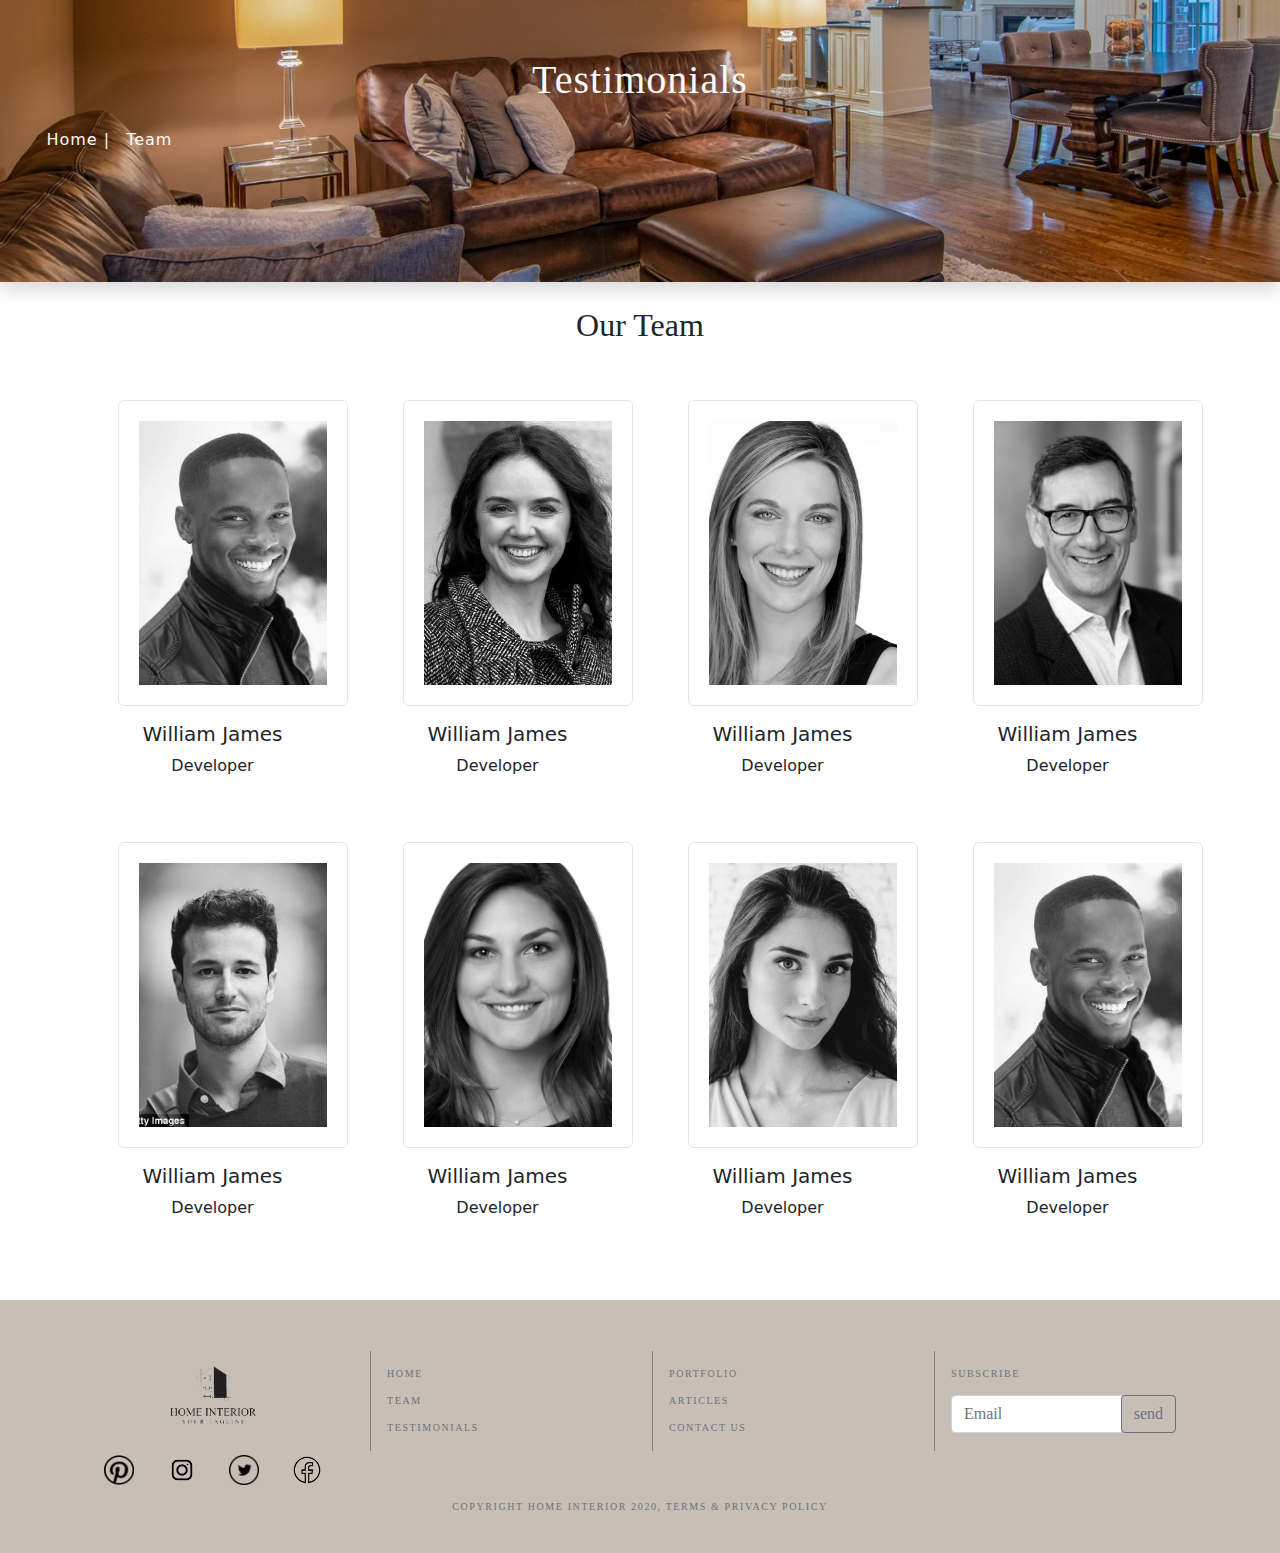
<file: about_us/team.html>
<!DOCTYPE html>
<html>
<head>
	<title>Team</title>
	<link rel="stylesheet" type="text/css" href="style-about.css">
	<link rel="stylesheet" type="text/css" href="../style.css">
	
	<link rel="stylesheet" type="text/css" href="../bootstrap/css/bootstrap.min.css">
</head>
<body>

<div class="text-center text-light" id="box">
	<img src="scn-img/home3.jpg" class="img-fluid w-100 shadow" > 

	<div class="head-txt">
		<h1 style="font-family: font2">Testimonials</h1>
		<div class="navbar navbar-expand">
			<ul class="navbar-nav">
				<li class="nav-item"><a href="" class="nav-link text-light" >Home |</a></li>

				<li class="nav-item "><a href="" class="nav-link text-light pl-1">Team</a></li>
			</ul>
		</div>

	</div>
</div>

<!-- --------------------------------------------------------------------- -->

<div class="container px-5 my-4">
	<h2 class="text-center my-4 " id="font2">Our Team </h2>
</div>
<div class="container">
	<div class="row text-center">

		<div class="col-lg-3 my-3 px-5">
			<img src="scn-img/1.jpg" class="my-3 team-img"  alt="filter applied">
			<h5>William James</h5>
			<p>Developer</p>
		</div>

		<div class="col-lg-3 my-3 px-5 ">
			<img src="scn-img/8.jpg" class="my-3 team-img">
			<h5>William James</h5>
			<p>Developer</p>
		</div>	

		<div class="col-lg-3 my-3 px-5">
			<img src="scn-img/3.jpg" class="my-3 team-img">
			<h5>William James</h5>
			<p>Developer</p>
		</div>	

		<div class="col-lg-3 my-3 px-5">
			<img src="scn-img/9.jpg" class="my-3 team-img" >
			<h5>William James</h5>
			<p>Developer</p>
		</div>	

		<div class="col-lg-3 my-3 px-5">
			<img src="scn-img/2.jpg" class="my-3 team-img">
			<h5>William James</h5>
			<p>Developer</p>
		</div>	

		<div class="col-lg-3 my-3 px-5 ">
			<img src="scn-img/5.jpg" class="my-3 team-img">
			<h5>William James</h5>
			<p>Developer</p>
		</div>	

		<div class="col-lg-3 my-3 px-5 ">
			<img src="scn-img/7.jpg" class="my-3 team-img"  alt="filter applied">
			<h5>William James</h5>
			<p>Developer</p>
		</div>	

		<div class="col-lg-3 my-3 px-5 ">
			<img src="scn-img/1.jpg" class="my-3 team-img">
			<h5>William James</h5>
			<p>Developer</p>
		</div>	
	</div>
</div>

<!-- ----------------------------------------------------------------- -->

<!-- <div>
	<div class="text-center text-light" id="box">
		<img src="scn-img/home.jpg" class="img-fluid w-100 shadow" > 

		<div class="head-txt mb-5">
			<h3 style="color: #DEB887;" id="font2">Subscribe for Members</h3>
			<h3 id="subscribe">to Receive Latest News and Special Offers</h3>
		</div>

		<div class="row mx-5" id="sub">
			<div class="form-group col-12 my-2">	
				<input type="text" name="" class="form-control py-2" placeholder="Email">
			</div>
			<div class="form-group col-12">	
				<input type="submit" name="" class="form-control btn btn-secondary" value="Subscribe">
			</div>
		</div> 
		
	</div>
</div>
</body> -->

<!-- ------------------------------------footer------------------------------------------------- -->

<footer class="container-fluid mt-5 foot">
	<div class="row text-left mx-5 px-3">

		<div class="col-3 d-lg-block d-none">
			<div class="img-icon">
			<img src="../images/logo1.png" id="brandimg" class="mr-md-5">
			<div class="row px-3">
				<div class="col-3">
					<img src="../images/pin-icon.png"class="foot-icon">
				</div>
				<div class="col-3">
					<img src="../images/ig-icon.png"class="foot-icon">
				</div>
				<div class="col-3">
					<img src="../images/twi-icon.png"class="foot-icon">
				</div>
				<div class="col-3">
					<img src="../images/fb-icon.png"class="foot-icon">
				</div>
			</div>
			</div>
		</div>

		<div class="col-3 my-3 d-lg-block d-none">
			<div class="navbar vl">
				<ul class="navbar-nav px-3">
					<li class="nav-item"><a href="" class="nav-link text-secondary" >Home</a></li>
					<li class="nav-item "><a href="" class="nav-link text-secondary">Team</a></li>
					<li class="nav-item "><a href="" class="nav-link text-secondary">Testimonials</a></li>
				</ul>
			</div>
		</div>	

		<div class="col-3 my-3 d-lg-block d-none">
			<div class="navbar vl">
				<ul class="navbar-nav px-3">
					<li class="nav-item"><a href="" class="nav-link text-secondary" >portfolio</a></li>
					<li class="nav-item "><a href="" class="nav-link text-secondary">articles</a></li>
					<li class="nav-item "><a href="" class="nav-link text-secondary">contact us</a></li>
				</ul>
			</div>
		</div>	

		<div class="col-3 my-3 d-lg-block d-none">
			<div class="navbar vl">
				<ul class="navbar-nav px-3">
					<li class="nav-item"><a href="" class="nav-link text-secondary" >subscribe</a></li>
					<li class="nav-item">
						<div class="input-group my-2 mr-3">
							 <input type="text" class="form-control" placeholder="Email" aria-label="Recipient's username" aria-describedby="basic-addon2">
							 <div class="input-group-append">
							 	<button class="btn btn-outline-secondary" type="button">send</button>
							 </div>
						</div>
					</li>
				</ul>
			</div>

		</div>
		<div class="container ">
			<div class="d-md d-lg-none">
				<p class="text-secondary text-center">Subscribe</p>
				<br>
				<br>
				<div class="input-group mb-2 mr-3">
					 <input type="text" class="form-control" placeholder="Email" aria-label="Recipient's username" aria-describedby="basic-addon2">
					 <div class="input-group-append">
					 	<button class="btn btn-outline-secondary" type="button">send</button>
					 </div>
				</div>
			</div>
		</div>
		<div class="my-3 text-center text-secondary">copyright home interior 2020, terms & privacy policy</div>	
	</div>
	
</footer>

</html>
</file>
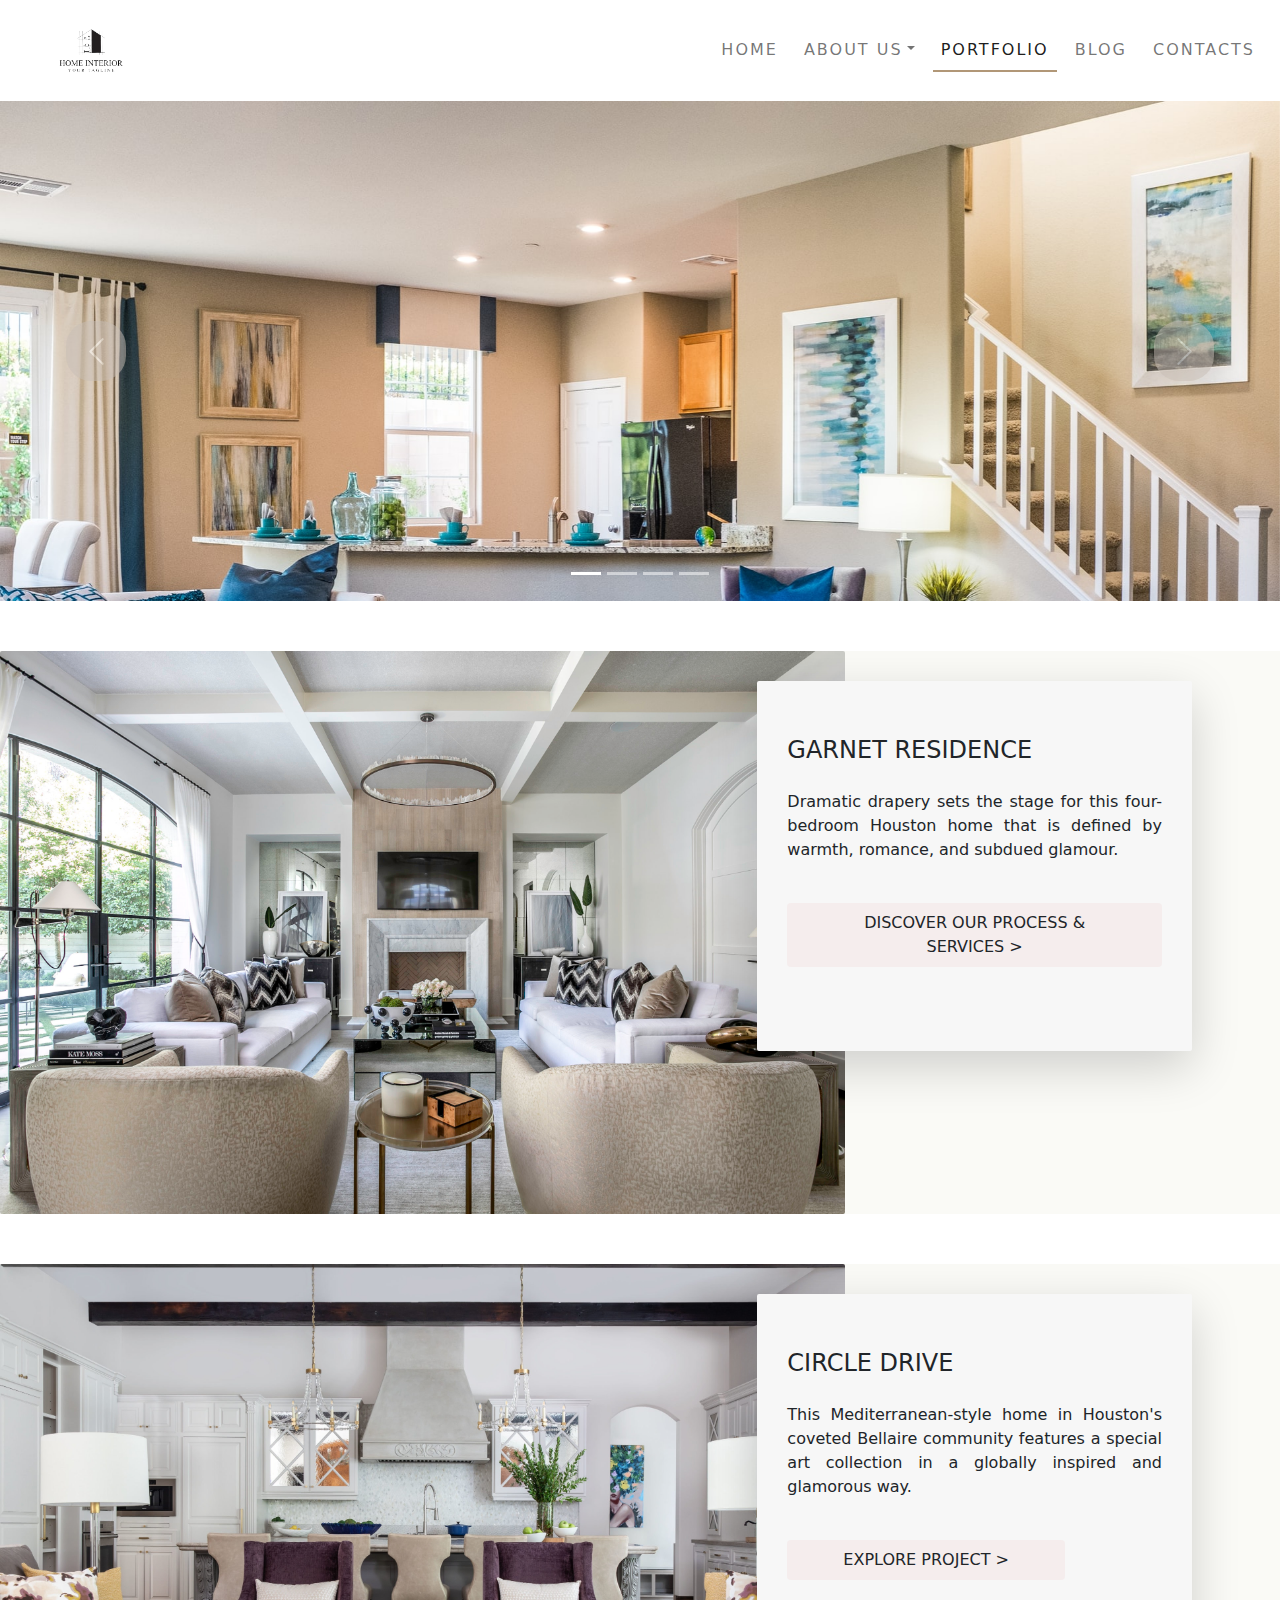
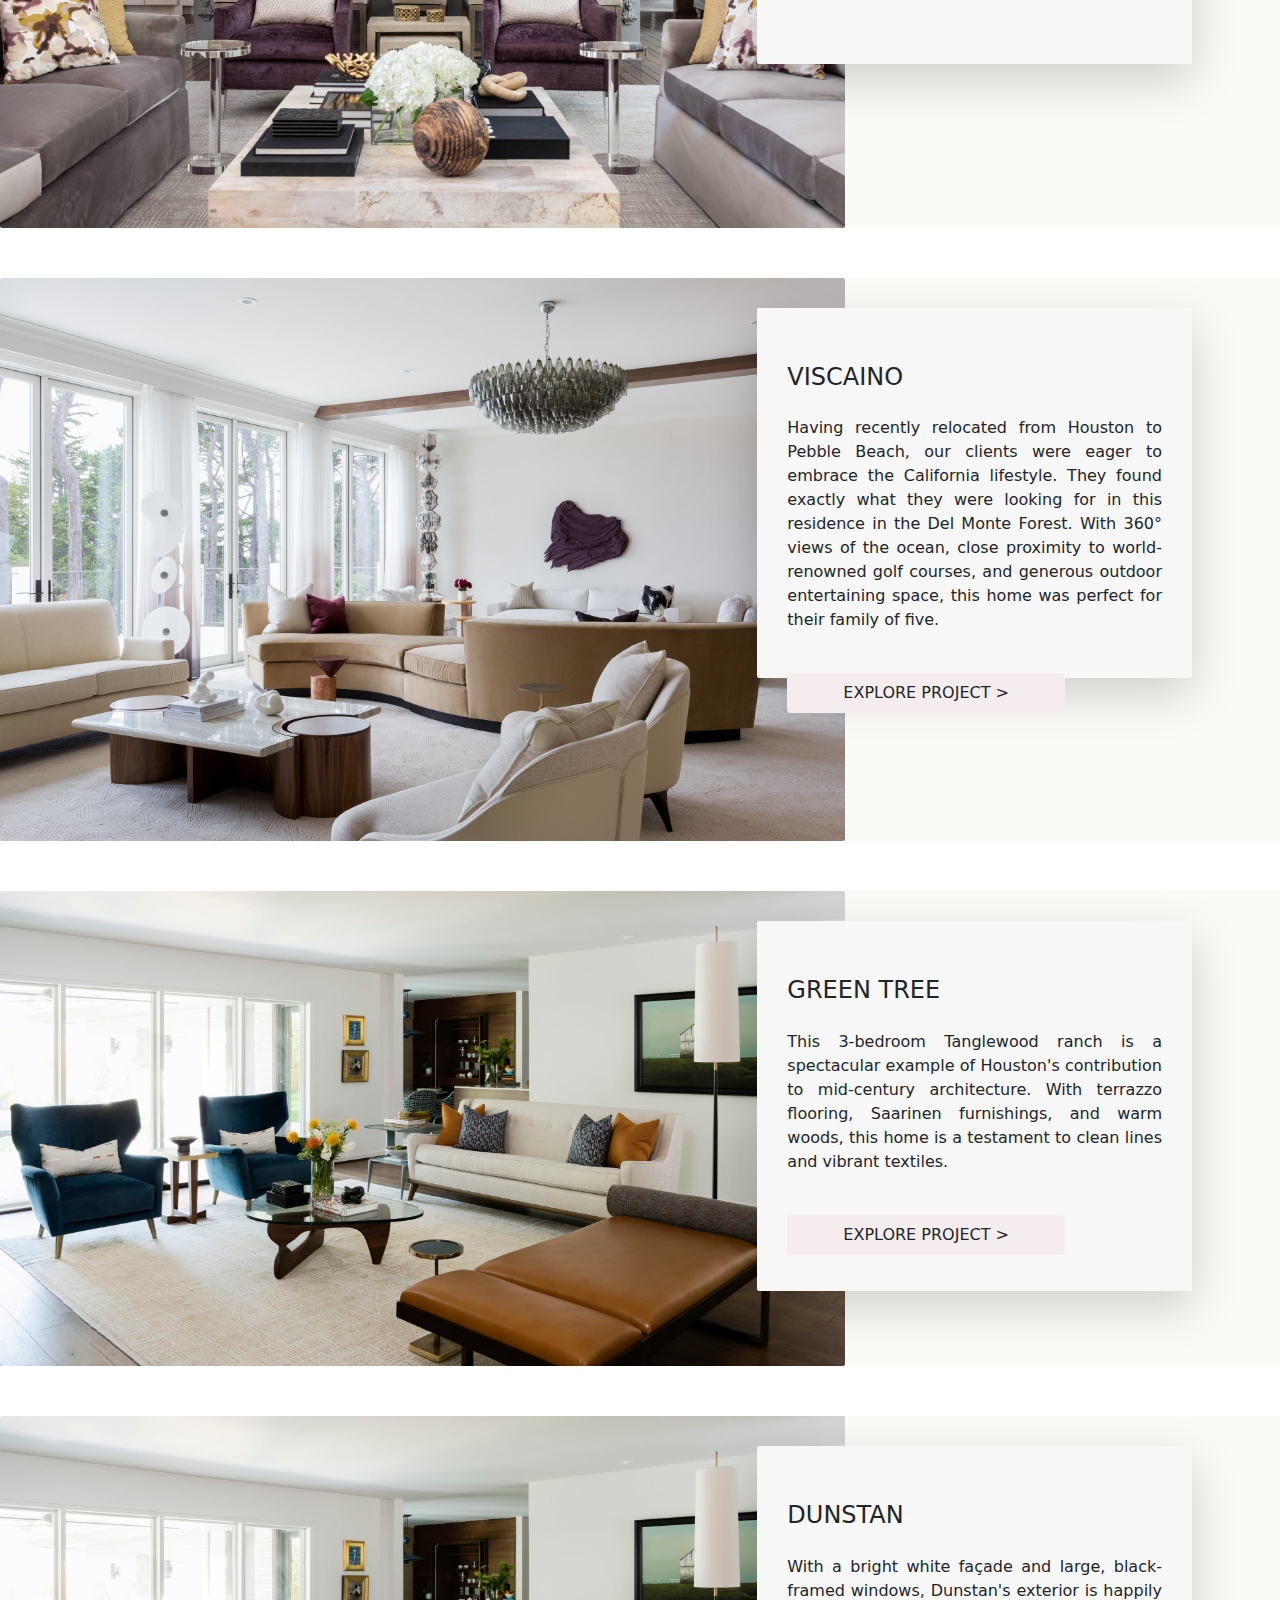
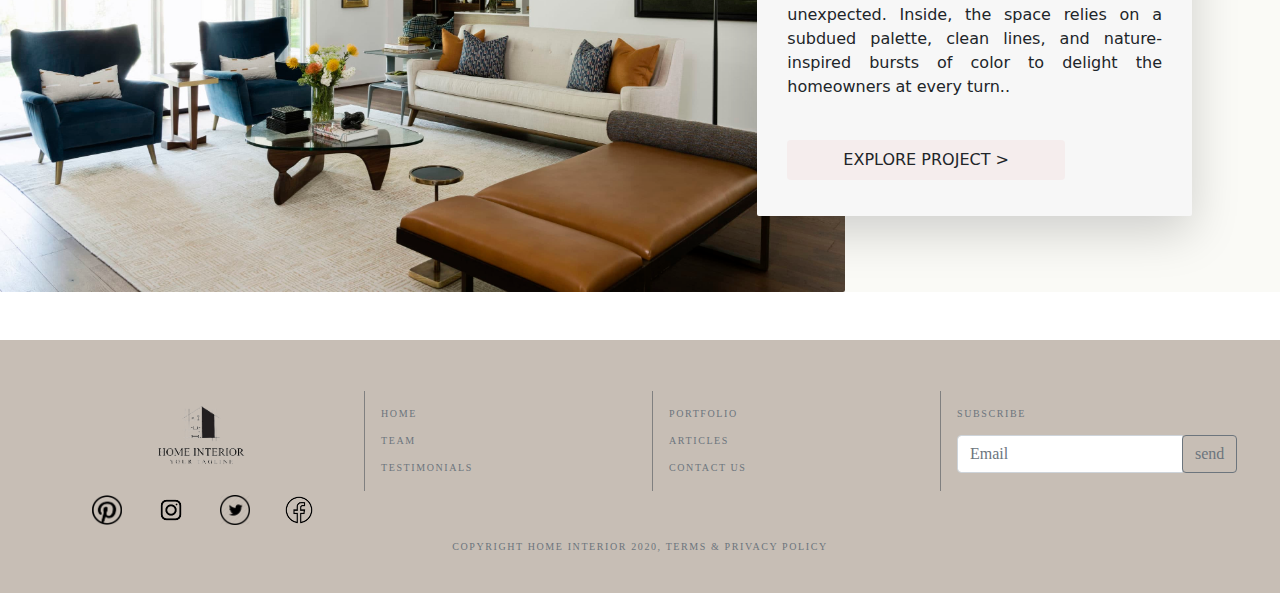
<file: Portfolio/portfolio.html>
<!DOCTYPE html>
<html>
<head>
	<title>PORTFOLIO</title>
	<meta name="viewport" content="width=device-width, initial-scale=1">
	<link rel="stylesheet" type="text/css" href="bootstrap/css/bootstrap.min.css">

	<link rel="stylesheet" type="text/css" href="portfo-style.css">
	<link rel="stylesheet" type="text/css" href="../style.css">

</head>
<body>

	<!-- Navbar -->
	<nav class="navbar navbar-expand-lg navbar-light bg-white">
  		<div class="container-fluid">
  			<span class="navbar-brand ms-4">
  				<img src="../images/company-logo.png" class="logo-size img-fluid">
  			</span>
    		<button class="navbar-toggler custom-toggler" type="button" data-bs-toggle="collapse" data-bs-target="#navbarSupportedContent" aria-controls="navbarSupportedContent" aria-expanded="false" aria-label="Toggle navigation">
     		 	<span class="navbar-toggler-icon"></span>
    		</button>

    		<div class="collapse navbar-collapse" id="navbarSupportedContent">
      			<ul class="navbar-nav ms-auto mb-2 mb-lg-0">
		    		<li class="nav-item">
		    			<a class="nav-link" href="../index.html">Home</a>
		    		</li>
		    		<li class="nav-item dropdown">
					    <a class="nav-link dropdown-toggle" data-bs-toggle="dropdown" href="#" role="button" aria-expanded="false">About Us</a>
					    <ul class="dropdown-menu">
					      <li><a class="dropdown-item" href="../about-us/testimonials.html">Testimonials</a></li>
					      <li><a class="dropdown-item" href="../about-us/team.html">Our Team</a></li>
					    </ul>
					</li>
        			<li class="nav-item">
          				<a class="nav-link active" aria-current="page" href="portfolio.html">Portfolio</a>
        			</li>
        			<li class="nav-item">
          				<a class="nav-link" href="../vlog-page/vlog.html">Blog</a>
        			</li>
        			<li class="nav-item">
          				<a class="nav-link" href="../contacts.html">Contacts</a>
        			</li>
      			</ul>

    		</div>
  		</div>
	</nav>

	<!-- Banner -->
	<div class="">
		<div id="cusCarousel" class="carousel slide" data-bs-ride="carousel" >
			  <ol class="carousel-indicators">
				    <li data-bs-target="#cusCarousel" data-bs-slide-to="0" class="active"></li>
				    <li data-bs-target="#cusCarousel" data-bs-slide-to="1"></li>
				    <li data-bs-target="#cusCarousel" data-bs-slide-to="2"></li>
				    <li data-bs-target="#cusCarousel" data-bs-slide-to="3"></li>
			  </ol>
			  <div class="carousel-inner ">
			    	<div class="carousel-item active">
					      <img src="images/portfo-banner1.jpg" class=" img-fluid" alt="...">
					      <!-- <div class="carousel-caption">
					      		<h2>Slide One</h2>
					      </div> -->
			    	</div>
			    	<div class="carousel-item">
					      <img src="images/portfo-banner2.jpg" class=" img-fluid" alt="...">
					      <!-- <div class="carousel-caption">
					      		<h2>Slide Two</h2>
					      </div> -->
			    	</div>
			    	<div class="carousel-item">
					      <img src="images/banner2a.jpg" class=" img-fluid" alt="...">
					      <!-- <div class="carousel-caption">
					      		<h2>Slide Three</h2>
					      </div> -->
			    	</div>
			    	<div class="carousel-item">
					      <img src="images/portfo-banner3.jpg" class=" img-fluid" alt="...">
					      <!-- <div class="carousel-caption">
					      		<h2>Slide Four</h2>
					      </div> -->
			    	</div>
			  </div>
			  <a class="carousel-control-prev" href="#cusCarousel" role="button" data-bs-slide="prev">
				    <span class="carousel-control-prev-icon" aria-hidden="true"></span>
				    <span class="visually-hidden">Previous</span>
			  </a>
			  <a class="carousel-control-next" href="#cusCarousel" role="button" data-bs-slide="next">
				    <span class="carousel-control-next-icon" aria-hidden="true"></span>
				    <span class="visually-hidden">Next</span>
			  </a>
		</div>
	</div>

	<!-- Our Foucs -->
	<div class=" somesection">
  		<div class="row" style="background-color: #fafaf6;">  
			<div class="col-lg-8 foucspone">
				<img src="images/portfo1.jpg" class="img-fluid">
			</div>
			<div class="col-lg-4 shadow-lg overlay-text">
	    		<h4>GARNET RESIDENCE</h4>
	    		<p>Dramatic drapery sets the stage for this four-bedroom Houston home that is defined by warmth, romance, and subdued glamour.</p>
	    		<a href="#" class="btn" style="background-color: #f5eded;">DISCOVER OUR PROCESS & SERVICES ></a>
    		</div>
    </div>


	<div class=" somesection">
  		<div class="row" style="background-color: #fafaf6;">  
			<div class="col-lg-8 foucspone">
				<img src="images/portfo2.jpg" class="img-fluid">
			</div>
			<div class="col-lg-4 shadow-lg overlay-text">
	    		<h4>CIRCLE DRIVE</h4>
	    		<p>This Mediterranean-style home in Houston's coveted Bellaire community features a special art collection in a globally inspired and glamorous way.</p>
	    		<a href="#" class="btn" style="background-color: #f5eded;">EXPLORE PROJECT ></a>
    		</div>
    </div>

    <div class=" somesection">
  		<div class="row" style="background-color: #fafaf6;">  
			<div class="col-lg-8 foucspone">
				<img src="images/portfo3.jpg" class="img-fluid">
			</div>
			<div class="col-lg-4 shadow-lg overlay-text">
	    		<h4>VISCAINO</h4>
	    		<p>Having recently relocated from Houston to Pebble Beach, our clients were eager to embrace the California lifestyle. They found exactly what they were looking for in this residence in the Del Monte Forest. With 360° views of the ocean, close proximity to world-renowned golf courses, and generous outdoor entertaining space, this home was perfect for their family of five.</p>
	    		<a href="#" class="btn" style="background-color: #f5eded;">EXPLORE PROJECT ></a>
    		</div>
    </div>

    <div class=" somesection">
  		<div class="row" style="background-color: #fafaf6;">  
			<div class="col-lg-8 foucspone">
				<img src="images/portfo4.jpg" class="img-fluid">
			</div>
			<div class="col-lg-4 shadow-lg overlay-text">
	    		<h4>GREEN TREE</h4>
	    		<p>This 3-bedroom Tanglewood ranch is a spectacular example of Houston's contribution to mid-century architecture. With terrazzo flooring, Saarinen furnishings, and warm woods, this home is a testament to clean lines and vibrant textiles.</p>
	    		<a href="#" class="btn" style="background-color: #f5eded;">EXPLORE PROJECT ></a>
    		</div>
    </div>

    <div class=" somesection">
  		<div class="row" style="background-color: #fafaf6;">  
			<div class="col-lg-8 foucspone">
				<img src="images/portfo4.jpg" class="img-fluid">
			</div>
			<div class="col-lg-4 shadow-lg overlay-text">
	    		<h4>DUNSTAN</h4>
	    		<p>With a bright white façade and large, black-framed windows, Dunstan's exterior is happily unexpected. Inside, the space relies on a subdued palette, clean lines, and nature-inspired bursts of color to delight the homeowners at every turn..</p>
	    		<a href="#" class="btn" style="background-color: #f5eded;">EXPLORE PROJECT ></a>
    		</div>
    </div>


    <!-- footer -->
    <footer class="container-fluid mt-5 foot">
	<div class="row text-left mx-5 px-3">

		<div class="col-3 d-lg-block d-none">
			<div class="img-icon">
			<img src="../images/logo1.png" id="brandimg" class="mr-md-5">
			<div class="row px-3">
				<div class="col-3">
					<img src="../images/pin-icon.png"class="foot-icon">
				</div>
				<div class="col-3">
					<img src="../images/ig-icon.png"class="foot-icon">
				</div>
				<div class="col-3">
					<img src="../images/twi-icon.png"class="foot-icon">
				</div>
				<div class="col-3">
					<img src="../images/fb-icon.png"class="foot-icon">
				</div>
			</div>
			</div>
		</div>

		<div class="col-3 my-3 d-lg-block d-none">
			<div class="navbar vl">
				<ul class="navbar-nav px-3">
					<li class="nav-item"><a href="" class="nav-link text-secondary" >Home</a></li>
					<li class="nav-item "><a href="" class="nav-link text-secondary">Team</a></li>
					<li class="nav-item "><a href="" class="nav-link text-secondary">Testimonials</a></li>
				</ul>
			</div>
		</div>	

		<div class="col-3 my-3 d-lg-block d-none">
			<div class="navbar vl">
				<ul class="navbar-nav px-3">
					<li class="nav-item"><a href="" class="nav-link text-secondary" >portfolio</a></li>
					<li class="nav-item "><a href="" class="nav-link text-secondary">articles</a></li>
					<li class="nav-item "><a href="" class="nav-link text-secondary">contact us</a></li>
				</ul>
			</div>
		</div>	

		<div class="col-3 my-3 d-lg-block d-none">
			<div class="navbar vl">
				<ul class="navbar-nav px-3">
					<li class="nav-item"><a href="" class="nav-link text-secondary" >subscribe</a></li>
					<li class="nav-item">
						<div class="input-group my-2 mr-3">
							 <input type="text" class="form-control" placeholder="Email" aria-label="Recipient's username" aria-describedby="basic-addon2">
							 <div class="input-group-append">
							 	<button class="btn btn-outline-secondary" type="button">send</button>
							 </div>
						</div>
					</li>
				</ul>
			</div>

		</div>
		<div class="container ">
			<div class="d-md d-lg-none">
				<p class="text-secondary text-center">Subscribe</p>
				<br>
				<br>
				<div class="input-group mb-2 mr-3">
					 <input type="text" class="form-control" placeholder="Email" aria-label="Recipient's username" aria-describedby="basic-addon2">
					 <div class="input-group-append">
					 	<button class="btn btn-outline-secondary" type="button">send</button>
					 </div>
				</div>
			</div>
		</div>
		<div class="my-3 text-center text-secondary">copyright home interior 2020, terms & privacy policy</div>	
	</div>
	
</footer>


<script type="text/javascript" src="bootstrap/js/bootstrap.bundle.min.js"></script>
</body>
</html>
</file>
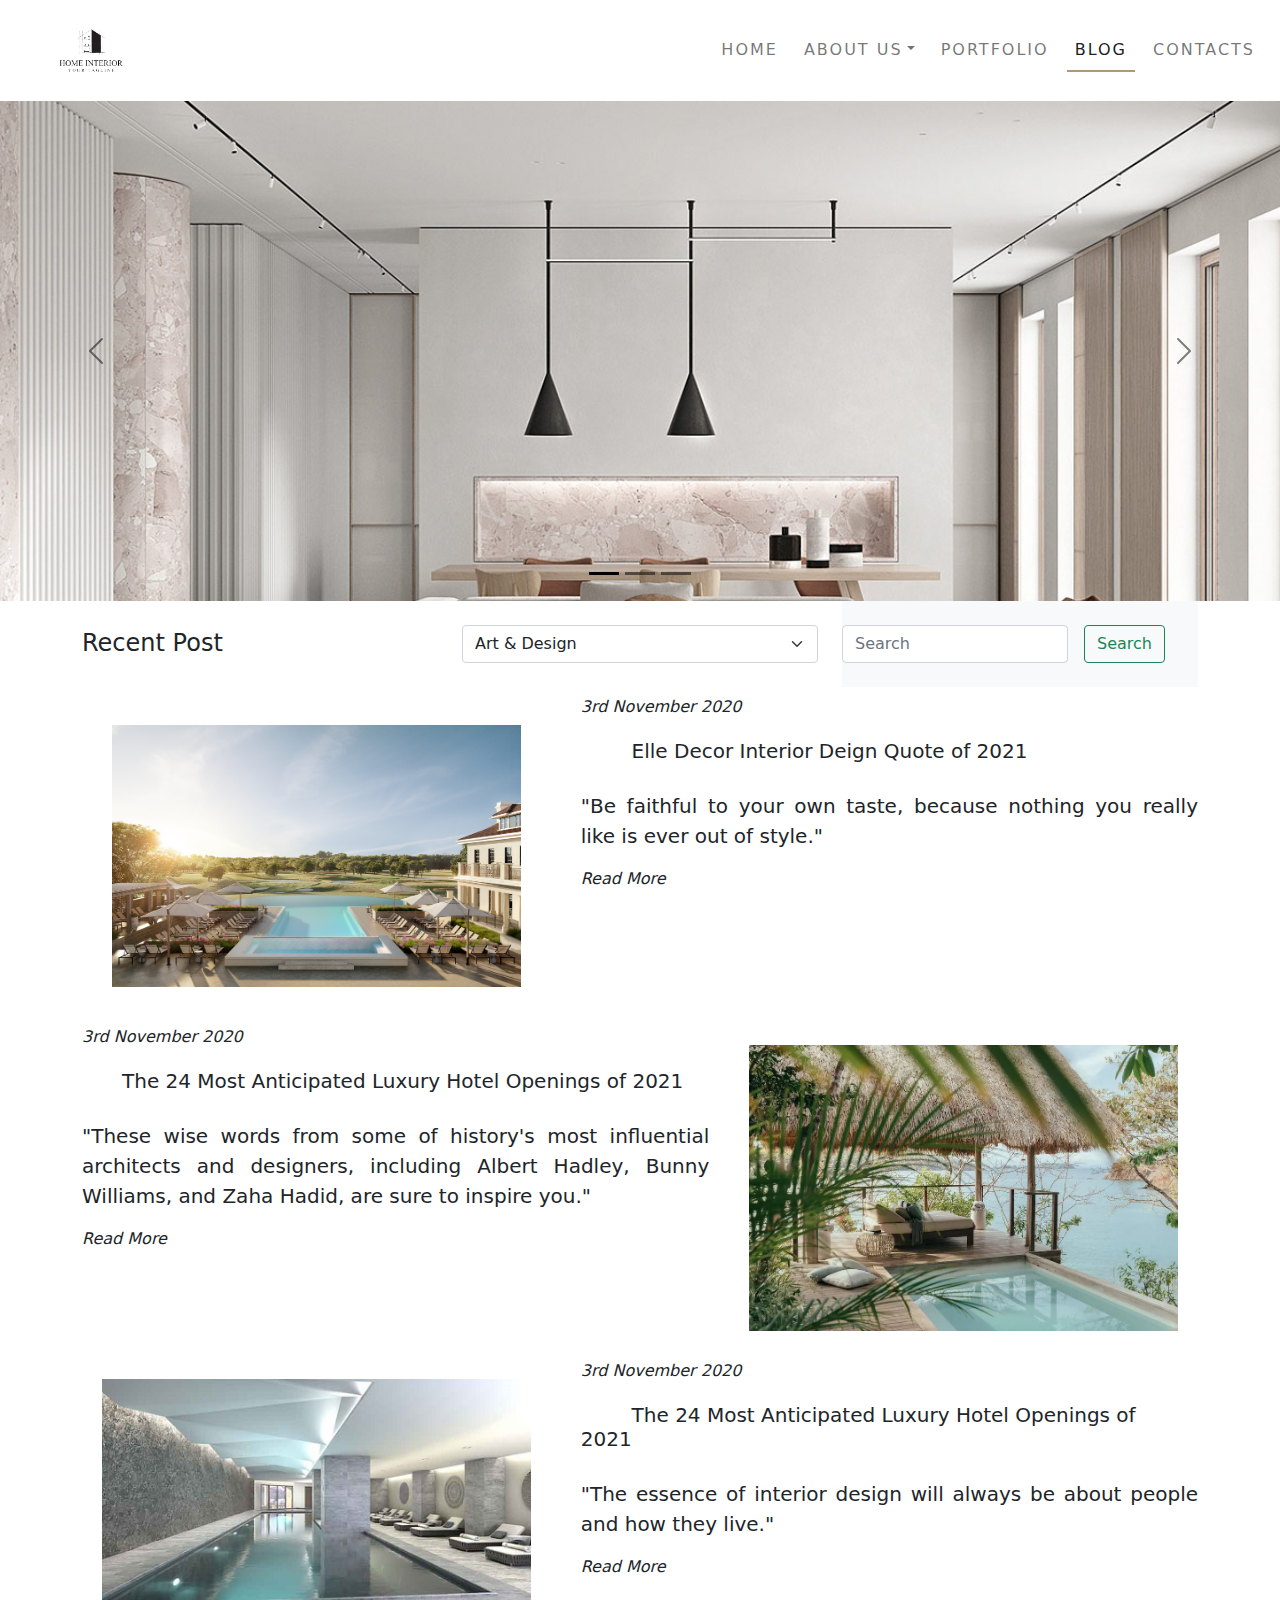
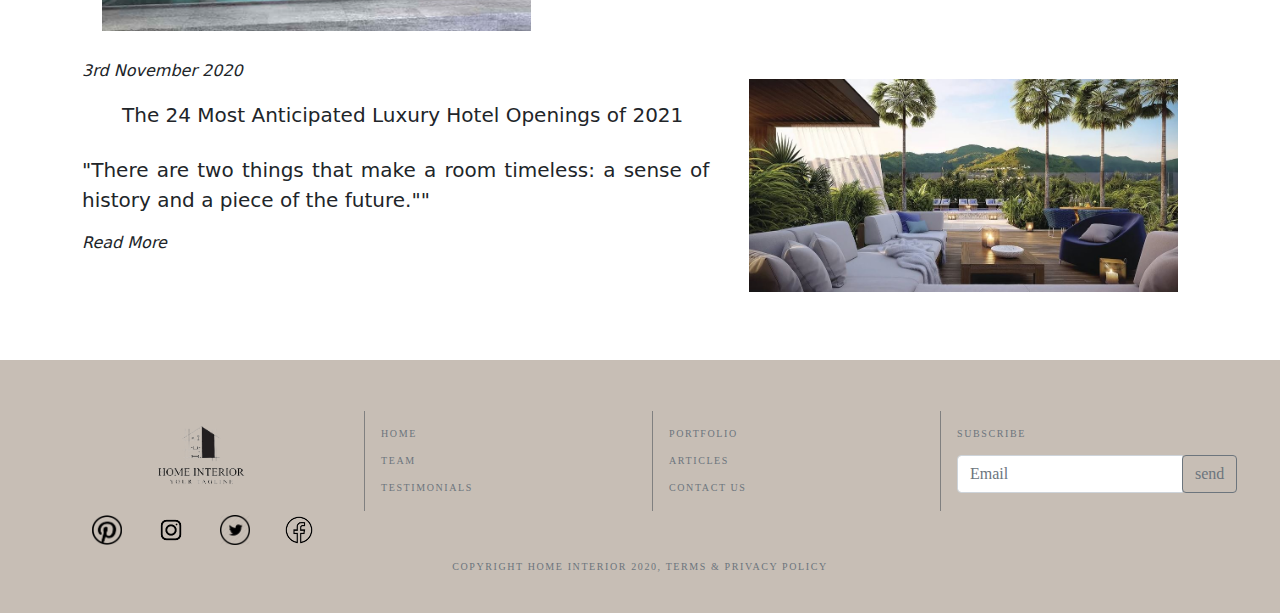
<file: vlog-page/vlog.html>
<!DOCTYPE html>
<html>
<head>
	<title> Vlog |Bootstrap Project  </title>

  <link rel="stylesheet" type="text/css" href="bootstrap/css/bootstrap.min.css">
  <link rel="stylesheet" type="text/css" href="../style.css">
  <script src="jquery.min.js"></script> 
	<link rel="stylesheet" href="https://pro.fontawesome.com/releases/v5.10.0/css/all.css"
   integrity="sha384-AYmEC3Yw5cVb3ZcuHtOA93w35dYTsvhLPVnYs9eStHfGJvOvKxVfELGroGkvsg+p" 
   crossorigin="anonymous"/>

</head>
	


<body>

<!-- Sample Nav -->

  <nav class="navbar navbar-expand-lg navbar-light bg-white">
      <div class="container-fluid">
        <a href="#" class="navbar-brand ms-4">
          <img src="../images/company-logo.png" class="logo-size img-fluid">
        </a>
        <button class="navbar-toggler custom-toggler" type="button" data-bs-toggle="collapse" data-bs-target="#navbarSupportedContent" aria-controls="navbarSupportedContent" aria-expanded="false" aria-label="Toggle navigation">
          <span class="navbar-toggler-icon"></span>
        </button>

        <div class="collapse navbar-collapse" id="navbarSupportedContent">
            <ul class="navbar-nav ms-auto mb-2 mb-lg-0">
            <li class="nav-item">
              <a class="nav-link" href="../index.html">Home</a>
            </li>
            <li class="nav-item dropdown">
              <a class="nav-link dropdown-toggle" data-bs-toggle="dropdown" href="#" role="button" aria-expanded="false">About Us</a>
              <ul class="dropdown-menu">
                <li><a class="dropdown-item" href="../about-us/testimonials.html">Testimonials</a></li>
                <li><a class="dropdown-item" href="../about-us/team.html">Our Team</a></li>
              </ul>
          </li>
              <li class="nav-item">
                  <a class="nav-link" aria-current="page" href="../Portfolio/portfolio.html">Portfolio</a>
              </li>
              <li class="nav-item">
                  <a class="nav-link active" href="vlog-page/vlog.html">Blog</a>
              </li>
              <li class="nav-item">
                  <a class="nav-link" href="../contacts.html">Contacts</a>
              </li>
            </ul>

        </div>
      </div>
  </nav>

<!-- Sample Nav Ends  -->
<!-- First Slide -->

 <div id="carouselExampleDark" class="carousel carousel-dark slide" data-bs-ride="carousel">
  <ol class="carousel-indicators">
    <li data-bs-target="#carouselExampleDark" data-bs-slide-to="0" class="active"></li>
    <li data-bs-target="#carouselExampleDark" data-bs-slide-to="1"></li>
    <li data-bs-target="#carouselExampleDark" data-bs-slide-to="2"></li>
  </ol>
  <div class="carousel-inner">
    <div class="carousel-item active" data-bs-interval="10000">
      <img src="img/img2.jpg" class="d-block w-100" >
      
    </div>


    <div class="carousel-item" data-bs-interval="2000">
      <img src="img/img3.jpg" class="d-block w-100" >
    </div>
    <div class="carousel-item">
      <img src="img/img4.jpg" class="d-block w-100" >
      
    </div>
  </div>
 
  <a class="carousel-control-prev" href="#carouselExampleDark" role="button" data-bs-slide="prev">
    <span class="carousel-control-prev-icon" aria-hidden="true"></span>
    <span class="visually-hidden">Previous</span>
  </a>
  <a class="carousel-control-next" href="#carouselExampleDark" role="button" data-bs-slide="next">
    <span class="carousel-control-next-icon" aria-hidden="true"></span>
    <span class="visually-hidden">Next</span>
  </a>
</div>


<!-- Search Bar // Selection Bar // -->

<div class="container">
 <div class="row">

  <div class="col-4 my-4">
    <font size="5px">Recent Post</font>
  </div>

            <div class="col-4">

               <form class="d-flex my-4">
                      <select class="form-select">
                      <option> Art & Design</option>
                      <option> Kitchen</option>
                      <option> Art & Design</option>
                      </select>
               </form>
            </div>
      
          <div class="col-4">
            <nav class="navbar navbar-light bg-light">
                   <form class="d-flex my-3">
                    <input class="form-control me-3" type="search" placeholder="Search" aria-label="Search">
                    <button class="btn btn-outline-success" type="submit">Search</button>
                  </form>
            </nav>
          </div>
   </div>
</div>


<!-- Search Bar Ends-->

<!-- Second Content/Vlog Start -->
<div class="container my-2">
<img src="img/img6.png"class="#" width="42%" 
style="float:left; margin-right:30px; padding: 30px;">

 
  <i class="fas fa-calendar"> 3rd November 2020 </i>

<h4 class="lead"style ="margin-left:20px; padding: 20px;">
&nbsp; &nbsp; &nbsp; &nbsp; Elle Decor Interior Deign Quote of 2021 </h4>

<p class="lead" align="justify" style="font-size: 20px";>
 "Be faithful to your own taste, because nothing you really like is ever out of style."</p>

 <!-- There's No Link On Read More Button-->
  <link>
  <em> Read More </em> <i class= "fas fa-arrow-circle-right">  &nbsp; &nbsp;
   </i> </link>
</div>

<div class="clear" style="clear: both"></div>

<!-- 1st Vlog End -->

<!-- 2nd Vlog Starts-->
<div class="container my-2">
<img src="img/img7.jpg" width="42%" 
style="float:right; margin-left:20px; padding: 20px;">


 
  <i class="fas fa-calendar"> 3rd November 2020 </i>

<h4 class="lead"style ="margin-left:20px; padding: 20px;">
The 24 Most Anticipated Luxury Hotel Openings of 2021 </h4>

<p class="lead" align="justify" style="font-size: 20px;">
 "These wise words from some of history's most influential architects and designers, including Albert Hadley, Bunny Williams, and Zaha Hadid, are sure to inspire you."</p>

 <link>
  <em> Read More </em> <i class= "fas fa-arrow-circle-right">  &nbsp; &nbsp;
   </i> </link>

</div>
<div class="clear" style="clear:both"></div>
<!--2nd Vlog End-->

<!-- 3rd Vlog Start-->
<div class="container my-2">
<img src="img/img8.jpg"width="42%" 
style="float:left; margin-right:30px; padding: 20px;">


  <i class="fas fa-calendar"> 3rd November 2020 </i>

<h4 class="lead"style ="margin-right:20px; padding: 20px;">
&nbsp; &nbsp; &nbsp; &nbsp; The 24 Most Anticipated Luxury Hotel Openings of 2021 </h4>

<p align="justify" style="font-size: 20px;">
 "The essence of interior design will always be about people and how they live."</p>

  <link>
  <em> Read More </em> <i class= "fas fa-arrow-circle-right">  &nbsp; &nbsp;
   </i> </link>

</div>
<div class="clear" style="clear: both"></div>
<!-- 3rd Vlog Ends-->

<!-- 4th Vlog Start-->

<div class="container my-2">
<img src="img/img9.jpg" width="42%" 
style="float:right; margin-left:20px; padding: 20px;">



  <i class="fas fa-calendar"> 3rd November 2020 </i>

<h4 class="lead"style ="margin-left:20px; padding: 20px;">
The 24 Most Anticipated Luxury Hotel Openings of 2021 </h4>

<p align="justify" style="font-size: 20px;">

"There are two things that make a room timeless: a sense of history and a piece of the future.""</p>

 <link>
  <em> Read More </em> <i class= "fas fa-arrow-circle-right">  &nbsp; &nbsp;
   </i> </link>

</div>
<div class="clear" style="clear: both"></div>
<!-- 4th  Vlog Ends-->
             

    
<script type="text/javascript" src="bootstrap/js/bootstrap.bundle.min.js"></script>

<!-- footer -->
<footer class="container-fluid mt-5 foot">
  <div class="row text-left mx-5 px-3">

    <div class="col-3 d-lg-block d-none">
      <div class="img-icon">
      <img src="../images/logo1.png" id="brandimg" class="mr-md-5">
      <div class="row px-3">
        <div class="col-3">
          <img src="../images/pin-icon.png"class="foot-icon">
        </div>
        <div class="col-3">
          <img src="../images/ig-icon.png"class="foot-icon">
        </div>
        <div class="col-3">
          <img src="../images/twi-icon.png"class="foot-icon">
        </div>
        <div class="col-3">
          <img src="../images/fb-icon.png"class="foot-icon">
        </div>
      </div>
      </div>
    </div>

    <div class="col-3 my-3 d-lg-block d-none">
      <div class="navbar vl">
        <ul class="navbar-nav px-3">
          <li class="nav-item"><a href="" class="nav-link text-secondary" >Home</a></li>
          <li class="nav-item "><a href="" class="nav-link text-secondary">Team</a></li>
          <li class="nav-item "><a href="" class="nav-link text-secondary">Testimonials</a></li>
        </ul>
      </div>
    </div>  

    <div class="col-3 my-3 d-lg-block d-none">
      <div class="navbar vl">
        <ul class="navbar-nav px-3">
          <li class="nav-item"><a href="" class="nav-link text-secondary" >portfolio</a></li>
          <li class="nav-item "><a href="" class="nav-link text-secondary">articles</a></li>
          <li class="nav-item "><a href="" class="nav-link text-secondary">contact us</a></li>
        </ul>
      </div>
    </div>  

    <div class="col-3 my-3 d-lg-block d-none">
      <div class="navbar vl">
        <ul class="navbar-nav px-3">
          <li class="nav-item"><a href="" class="nav-link text-secondary" >subscribe</a></li>
          <li class="nav-item">
            <div class="input-group my-2 mr-3">
               <input type="text" class="form-control" placeholder="Email" aria-label="Recipient's username" aria-describedby="basic-addon2">
               <div class="input-group-append">
                <button class="btn btn-outline-secondary" type="button">send</button>
               </div>
            </div>
          </li>
        </ul>
      </div>

    </div>
    <div class="container ">
      <div class="d-md d-lg-none">
        <p class="text-secondary text-center">Subscribe</p>
        <br>
        <br>
        <div class="input-group mb-2 mr-3">
           <input type="text" class="form-control" placeholder="Email" aria-label="Recipient's username" aria-describedby="basic-addon2">
           <div class="input-group-append">
            <button class="btn btn-outline-secondary" type="button">send</button>
           </div>
        </div>
      </div>
    </div>
    <div class="my-3 text-center text-secondary">copyright home interior 2020, terms & privacy policy</div> 
  </div>
  
</footer>
</body>
</html>
</file>
<file: style.css>
/* start of style for nav bar*/
/*brown color*/
.clr-brown{
	color: #B19777;
}

@media (min-width: 992px) {   

	nav.navbar a{
		text-decoration: none;
		text-transform: uppercase;
		/*font-family: prepareFont2d; */
		letter-spacing: 2px;
	}

	nav.navbar a.active, nav.navbar a:hover{
		border-bottom: 2.5px solid #b19777;
		/*background-color: #ececec;*/
	}


	nav.navbar ul li{
		padding: 0px 5px;
	}

	nav.navbar ul li a,
	nav.navbar ul li a:after,
	nav.navbar ul li a:before {
		transition: all .9s;
	}
	.logo-size{
	width: 125px;
	height: 75px;
	object-fit: cover;
}
	
}

@media (max-width: 992px) { 

	nav.navbar a{
		text-decoration: none;
		text-transform: uppercase;
		/*font-family: prepareFont2d; */
		letter-spacing: 2px;
	}

	nav.navbar a.active, nav.navbar a:hover{
		border-bottom: 2.5px solid #b19777;
		border-bottom-width: 3px;
		border-radius: 7px;
	}


	nav.navbar ul li{
		padding: 0px 5px;
	}

	nav.navbar ul li a,
	nav.navbar ul li a:after,
	nav.navbar ul li a:before {
		transition: all .9s;
	}

	.logo-size{
	width: 100px;
	height: 100px;
}

}

/*******************************************/

	.custom-toggler {
	    background-color: #f3f3f3;
	}

	.custom-toggler .navbar-toggler-icon {
	  background-color: #f3f3f3;
	}

/********* End of style for nav bar *******/

/*****************************************************************************************************/

/* Start Banner */


/****** Zoom animation for banner ******/



.carousel-inner .carousel-item > img{
	-webkit-animation:thing 20s;
	-o-animation:thing 20s;
	animation:thing 20s;
}

@keyframes thing{
	from{
		transform: scale(1, 1);
	}
	to{
		transform: scale(1.5, 1.5);
	}
}

/****** ****** ****** ******/

/* Fixing image size for carousel within banner */

@media (min-width: 750px){
	div.carousel-inner div.carousel-item {
		max-height: 500px;
	}
}
	
@media (min-width: 992px){
	div.carousel-inner div.carousel-item {
		max-height: 500px;
	}
}

@media (max-width: 750px){
	div.carousel-inner div.carousel-item {
		max-height: 300px;
	}
}

@media (max-width: 700px){
	div.carousel-inner div.carousel-item {
		max-height: 340px;
	}
}

@media (min-width: 1100px){
	div.carousel-inner div.carousel-item {
		max-height: 500px;
	}
}

/* End Banner */

/*****************************************************************************************************/

/********************Section 1 - Interior Solutions****************/
.pic{
	width: 494px;
	height: 640px;
}

.bg-image{
	background-image: url(images/polka-dots.png);
	background-size: 600px 400px;
	background-repeat: no-repeat;
	background-position: center;
}

/*Text Fade-In Effect*/
.fade-in {
  animation: fadeIn ease 2s;
  -webkit-animation: fadeIn ease 2s;
  -moz-animation: fadeIn ease 2s;
  -o-animation: fadeIn ease 2s;
  -ms-animation: fadeIn ease 2s;
}
@keyframes fadeIn {
  0% {
    opacity:0;
  }
  100% {
    opacity:1;
  }
}

@-moz-keyframes fadeIn {
  0% {
    opacity:0;
  }
  100% {
    opacity:1;
  }
}

@-webkit-keyframes fadeIn {
  0% {
    opacity:0;
  }
  100% {
    opacity:1;
  }
}

@-o-keyframes fadeIn {
  0% {
    opacity:0;
  }
  100% {
    opacity:1;
  }
}

@-ms-keyframes fadeIn {
  0% {
    opacity:0;
  }
  100% {
    opacity:1;
}
}
/*End Text Fade-In Effect*/

.bounce-in{
  opacity: 0;
  animation-name: bounceIn;
  animation-duration: 450ms;
  animation-delay: 10s;
  animation-timing-function: linear;
  animation-fill-mode: forwards;
}
.st{
	animation-delay: 500ms;
}
.nd{
	animation-delay: 700ms;
}
.rd{
	animation-delay: 1000ms;
}

@keyframes bounceIn{
  0%{
    opacity: 0;
    transform: scale(0.3) translate3d(0,0,0);
  }
  50%{
    opacity: 0.9;
    transform: scale(1.1);
  }
  80%{
    opacity: 1;
    transform: scale(0.89);
  }
  100%{
    opacity: 1;
    transform: scale(1) translate3d(0,0,0);
  }
}



/*************************Section 1 End*******************************/

/*******************Section 2 -Interior Category********************/
.txt-justify{
	text-align: justify;
}
.bg-gray{
	background-color: #F3F3F3;
}


.icon-size{
	width: 100px;
	height: auto;
}

.maincontainer{
      position: relative;
      width: 261px;
      height: 316px;
    }
    .thecard{
      position: absolute;
      width: 100%;
      height: 100%;
      transform-style: preserve-3d;
      transition: all 1000ms ease;
    }
    .thecard:hover{
      transform: rotateY(180deg);
    }
    .thefront{
      position: absolute;
      width: 100%;
      height: 100%;
      backface-visibility: hidden;
      background: #ffffff;
      color: #333;
      text-align: center;
    }
    .theback{
      position: absolute;
      width: 100%;
      height: 100%;
      backface-visibility: hidden;
      color: #ffffff;
      text-align: center;
      transform: rotateY(180deg);
    }

      
/************************Section 2 End***************************/

/************ Our Foucs ************/

.somesection {
	margin-top:50px!important;

}

@media (min-width: 992px){
	.overlay-text {
		background:#f7f7f7;
	    margin-left: -100px;
	    margin-top: 30px;
	    max-height: 370px;
	    padding: 30px;
	    /*border-radius: 5px;*/
	}
}

@media (max-width: 992px){
	.overlay-text {
		text-align: justify;
		background:#f7f7f7;
/*	    margin-left: -100px;
	    margin-top: 30px;
	    max-height: 370px;
	    padding: 30px;*/
	    /*border-radius: 20px;*/
	}

	.overlay-text h4 {
		text-align: center;
		text-decoration: underline;
		padding: 20px;
	}
}



<<<<<<< HEAD
/*****************************************************************************************************/
=======
/*****************************************************************************************************/

/*********************************Pricing Cards*******************************/

.ppdd{
	padding: 90px 50px 50px 50px;
}

.card-bg{
  background-image: url(images/card-bg.jpg);
  background-attachment: fixed;
}

/*************************************End*************************************/


/***********************Footer***********************/
.foot{
    background-color: #C7BEB5;
    padding: 35px 0 25px;
    font: 400 10px "Brandson Grotesque", noto;
    color: black;
    text-transform: uppercase;
    letter-spacing: 1.6px;
}
#brandimg{
  width: 150px;
  height:150px;
  margin-top: -15px;
  margin-left: 50px;
  position: absolute;
}
.foot-icon{
  width: 30px;
  height: 30px;
  margin-top: 120px;
  text-align: center;
}

.vl {
  border-left: 1px solid grey;
  height: 100px;
  position: absolute;
}
>>>>>>> 6d6ed0086289535a7ad7790e406170ff9e94766f
</file>
<file: about-us/style-about.css>
.team-banner{
  background-image: url(scn-img/team-bg.jpg);
  background-attachment: fixed;
  background-position: center;
}
#box{
	position: relative;
  width: 100%;
  height: 334px;
}

.head-txt{
	position: absolute;
	left: 5%;
	right: 5%;
	top: 40%;
	letter-spacing: 1px;
}

#sub{
	display: flex;
	position: absolute;
	text-align: center;
	left: 30%;
	right: 30%;
	top: 55%;
}

#font1{
  font-family: pacifico;
  font-style: oblique;
  color: sienna;
  font-size: 25px;
}
#font2{
  font-family: noto;
  font-style: bold;
}
.main-txt hr{
  width:400px;
  border: none;
  color: black;
  background-color: black;
  text-align: center;
  border-radius: 5px;
  margin:0px auto;
}


@media only screen and (max-width: 1440px) and (min-width: 1024px){
	.head-txt{
	position: absolute;
	top: 20%;
	right:3%;
	}
	
}

@media only screen and (max-width: 768px) and (min-width: 320px){
	.head-txt{
	position: absolute;
	top: 13%;
	right:3%;
	bottom: 5%;
	}
	#subscribe{
		display: none;
	}  
}

.inner-img{
	border-radius: 50%;
	background-clip: border-box;
  width: 80px;
  height:80px;
    
}
#double-q{
    display: block;
    font-weight: bold;
    font-style: italic;
    content: "‘‘";
    text-align: center;
    font-size: 128px;
    height: 64px;
    line-height: 1em;
    margin-top: 25px;
    margin-bottom: 10px;
    overflow: hidden;
    color: #DEB887;
}

div#review {
  border: 10px none black;
  padding: 15px;
  background: white;
  background-clip: padding-box;
}

.arrow-left, .arrow-right {
   
    margin: 20% -20%;
    display: block;
    padding: 0px;
    text-align: center;
    width: 50px;
    height: 80px;
    line-height: 80px;
    font-size: 30px;
   
}

 .carousel-control-next-icon:after{
  content: '>';
  font-size: 55px;
  color: black;
}

.carousel-control-prev-icon:after {
  content: '<';
  font-size: 55px;
  color: black;
}

#feedbackid{
	background-color:/*#FAFAD2*/#e8e2dc;
}

.team-img {
    margin: 0 auto;
    -webkit-transition: all 0.3s ease;
    -moz-transition: all 0.5s ease;
    -o-transition: all 0.5s ease;
    transition: all 0.5s ease;
   /* max-width: 100%;*/
    height: 306px;
    width: 230px;
    
    background-clip: border-box;
    filter: grayscale(100%);
    text-align: center;
    margin-top: 30px;
    margin-bottom: 0px;
    border-radius: 6px;
    background-clip: border-box;
    overflow: hidden;

    padding: 20px;
    border: 1px solid rgba(0, 0, 0, 0.1);
    object-fit: cover;
}

.team-img:hover{
  filter: grayscale(0%);
  -webkit-transition: all 0.3s ease;
  -moz-transition: all 0.5s ease;
  -o-transition: all 0.5s ease;
  transition: all 0.5s ease;
  overflow: hidden;
  padding: 5px;
}
/*----------------------footer---------------------------*/
.foot{
    background-color: #C7BEB5;
    padding: 35px 0 25px;
    font: 400 10px "Brandson Grotesque", noto;
    color: black;
    text-transform: uppercase;
    letter-spacing: 1.6px;
}
#brandimg{
  width: 150px;
  height:150px;
  margin-top: -15px;
  margin-left: 50px;
  position: absolute;
}
.foot-icon{
  width: 30px;
  height: 30px;
  margin-top: 120px;
  text-align: center;
}

.vl {
  border-left: 1px solid grey;
  height: 100px;
  position: absolute;
  top: 0;
}
</file>
<file: about_us/style-about.css>
#box{
	position: relative;
}

.head-txt{
	position: absolute;
	left: 3%;
	right: 5%;
	top: 10%;
	letter-spacing: 1px;
}

#sub{
	display: flex;
	position: absolute;
	text-align: center;
	left: 30%;
	right: 30%;
	top: 55%;
}

#font1{
  font-family: pacifico;
  font-style: oblique;
  color: sienna;
  font-size: 25px;
}
#font2{
  font-family: noto;
  font-style: bold;
}
.main-txt hr{
  width:400px;
  border: none;
  color: black;
  background-color: black;
  text-align: center;
  border-radius: 5px;
  margin:0px auto;
}


@media only screen and (max-width: 1440px) and (min-width: 1024px){
	.head-txt{
	position: absolute;
	top: 20%;
	right:3%;
	}
	
}

@media only screen and (max-width: 768px) and (min-width: 320px){
	.head-txt{
	position: absolute;
	top: 13%;
	right:3%;
	bottom: 5%;
	}
	#subscribe{
		display: none;
	}  
}

.inner-img{
	border-radius: 50%;
	background-clip: border-box;
  max-width: 80px;
  height: auto;
    
}
#double-q{
    display: block;
    font-weight: bold;
    font-style: italic;
    content: "‘‘";
    text-align: center;
    font-size: 128px;
    height: 64px;
    line-height: 1em;
    margin-top: 25px;
    margin-bottom: 10px;
    overflow: hidden;
    color: #DEB887;
}

div#review {
  border: 10px none black;
  padding: 15px;
  background: white;
  background-clip: padding-box;
}

.arrow-left, .arrow-right {
   
    margin: 20% -20%;
    display: block;
    padding: 0px;
    text-align: center;
    width: 50px;
    height: 80px;
    line-height: 80px;
    font-size: 30px;
   
}

 .carousel-control-next-icon:after{
  content: '>';
  font-size: 55px;
  color: black;
}

.carousel-control-prev-icon:after {
  content: '<';
  font-size: 55px;
  color: black;
}

#feedbackid{
	background-color:/*#FAFAD2*/wheat;
}

.team-img {
    margin: 0 auto;
    -webkit-transition: all 0.3s ease;
    -moz-transition: all 0.5s ease;
    -o-transition: all 0.5s ease;
    transition: all 0.5s ease;
   /* max-width: 100%;*/
    height: 306px;
    width: 230px;
    
    background-clip: border-box;
    filter: grayscale(100%);
    text-align: center;
    margin-top: 30px;
    margin-bottom: 0px;
    border-radius: 6px;
    background-clip: border-box;
    overflow: hidden;

    padding: 20px;
    border: 1px solid rgba(0, 0, 0, 0.1);
    object-fit: cover;
}

.team-img:hover{
  filter: grayscale(0%);
  -webkit-transition: all 0.3s ease;
  -moz-transition: all 0.5s ease;
  -o-transition: all 0.5s ease;
  transition: all 0.5s ease;
  overflow: hidden;
  padding: 5px;
}
/*----------------------footer---------------------------*/
.foot{
    background-color: wheat;
    padding: 35px 0 25px;
    font: 400 10px "Brandson Grotesque", noto;
    color: black;
    text-transform: uppercase;
    letter-spacing: 1.6px;
}
#brandimg{
  width: 150px;
  height:150px;
  margin-top: -15px;
  margin-left: 50px;
  position: absolute;
}
.foot-icon{
  width: 30px;
  height: 30px;
  margin-top: 120px;
  text-align: center;
}

.vl {
  border-left: 1px solid grey;
  height: 100px;
  position: absolute;
  top: 0;
}
</file>
<file: Portfolio/portfo-style.css>
/* start of style for nav bar*/

@media (min-width: 992px) {   

	nav.navbar a{
		text-decoration: none;
		text-transform: uppercase;
		/*font-family: prepareFont2d; */
		letter-spacing: 2px;
	}

	nav.navbar a.active, nav.navbar a:hover{
		border-bottom: 2.5px solid #ffd717;
		/*background-color: #ececec;*/
	}


	nav.navbar ul li{
		padding: 0px 5px;
	}

	nav.navbar ul li a,
	nav.navbar ul li a:after,
	nav.navbar ul li a:before {
		transition: all .9s;
	}

}

@media (max-width: 992px) { 

	nav.navbar a{
		text-decoration: none;
		text-transform: uppercase;
		/*font-family: prepareFont2d; */
		letter-spacing: 2px;
	}

	nav.navbar a.active, nav.navbar a:hover{
		border-bottom: 2.5px solid #ffd717;
		border-bottom-width: 3px;
		border-radius: 7px;
	}


	nav.navbar ul li{
		padding: 0px 5px;
	}

	nav.navbar ul li a,
	nav.navbar ul li a:after,
	nav.navbar ul li a:before {
		transition: all .9s;
	}

}

/*******************************************/

	.custom-toggler {
	    background-color: #ffd717;
	}

	.custom-toggler .navbar-toggler-icon {
	  background-color: #ffd717;
	}

/********* End of style for nav bar *******/

/*****************************************************************************************************/

/* Start Banner */

/* for control icon of banner */
.carousel-control-prev-icon, .carousel-control-next-icon {
    height: 60px;
    width: 60px;
    /*background-color: rgba(0, 0, 0, 0.2);*/
    background-color: #C7BEB5;
    background-size: 55%, 55%;
    border-radius: 42%;
    /*border: 1px solid #fc5c9c;*/
    border-color: rgba(0, 0, 0, 0.2);
        /*outline: red;*/
}

/****** Zoom animation for banner ******/

.carousel-inner .carousel-item > img{
	-webkit-animation:thing 20s;
	-o-animation:thing 20s;
	animation:thing 20s;
}

@keyframes thing{
	from{
		transform: scale(1, 1);
	}
	to{
		transform: scale(1.5, 1.5);
	}
}

/****** ****** ****** ******/

/* Fixing image size for carousel within banner */
	
@media (min-width: 992px){
	div.carousel-inner div.carousel-item {
		max-height: 500px;
	}
}


/* End Banner */

/*****************************************************************************************************/


/************ ************/


.somesection {
	margin-top:50px!important;

}

@media (min-width: 1180px){

	.foucspone img{
		border-radius: 2px;
	}

	.overlay-text {
		text-align: justify;
		background:#f7f7f7;
	    margin-left: -100px;
	    margin-top: 68px;
	    max-height: 365px;
	    padding: 25px;
	    border-radius: 2px;
	}

	.overlay-text h4{
		margin-top: 25px;
		margin-bottom: 25px;
	}

	.overlay-text a{
		margin-top: 25px;
		padding: 7px 55px;
		text-align: center;

	}
}


@media screen and (max-width: 1180px) and (min-width: 1100px){
	.foucspone img{
		border-radius: 2px;
	}
	.overlay-text {
		text-align: justify;
		background:#f7f7f7;
	    margin-left: -60px;
	    margin-top: 35px;
	    max-height: 320px;
	    border-radius: 2px;
	}

	.overlay-text h4{
		font-size: 20px;
		margin-top: 8px;
		margin-bottom: 8px;
	}  

	.overlay-text a{
		margin-top: 8px;
		padding: 0 30px;
		text-align: center;
		font-size: 13px;

	}

}

@media screen and (max-width: 1100px) and (min-width: 1026px){
	.foucspone img{
		border-radius: 2px;
	}
	.overlay-text {
		text-align: justify;
		background:#f7f7f7;
	    margin-left: -60px;
	    margin-top: 35px;
	    max-height: 320px;
	    border-radius: 2px;
	}

	.overlay-text h4{
		font-size: 20px;
		margin-top: 8px;
		margin-bottom: 8px;
	}  

	.overlay-text a{
		margin-top: 8px;
		padding: 0 30px;
		text-align: center;
		font-size: 13px;

	}

}

@media screen and (max-width: 1025px) and (min-width: 770px){
	.foucspone img{
		border-radius: 2px;
	}
	.overlay-text {
		text-align: justify;
		background:#f7f7f7;
	    margin-left: -60px;
	    margin-top: 45px;
	    max-height: 296px;
	    border-radius: 2px;
	}

	.overlay-text h4{
		font-size: 18px;
		margin-top: 11px;
		margin-bottom: 16px;
	}

	.overlay-text p{
		font-size: 14px;

	}

	.overlay-text a{
		margin-top: 8px;
		padding: 5px 20px;
		text-align: center;
		font-size: 13px;

	}
}


@media screen and (max-width: 769px) and (min-width: 760px){
	.overlay-text {
		margin-top: 20px;
		text-align: justify;
		background:#f7f7f7;
	    padding: 30px;
	    border-radius: 20px;
	}

	.overlay-text h4 {
		text-align: center;
		padding: 20px;
	}

	.overlay-text a{
		padding: 5px 228px;
		text-align: center;
		font-size: 15px;

	}
}

@media (max-width: 750px){
	.overlay-text {
		text-align: justify;
		background:#f7f7f7;
	    padding: 30px;
	    border-radius: 20px;
	}

	.overlay-text h4 {
		text-align: center;
		padding: 20px;
	}

	.overlay-text a{
		padding: 5px 85px;
		text-align: center;
		font-size: 15px;

	}
}

@media (max-width: 376px){
	.overlay-text {
		margin: 20px 0;
		text-align: justify;
		background:#f7f7f7;
	    padding: 30px;
	    border-radius: 20px;
	}

	.overlay-text h4 {
		text-align: center;
		padding: 13px;
	}

	.overlay-text a{
		padding: 5px 85px;
		text-align: center;
		font-size: 10px;

	}
}

/*****************************************************************************************************/
</file>
